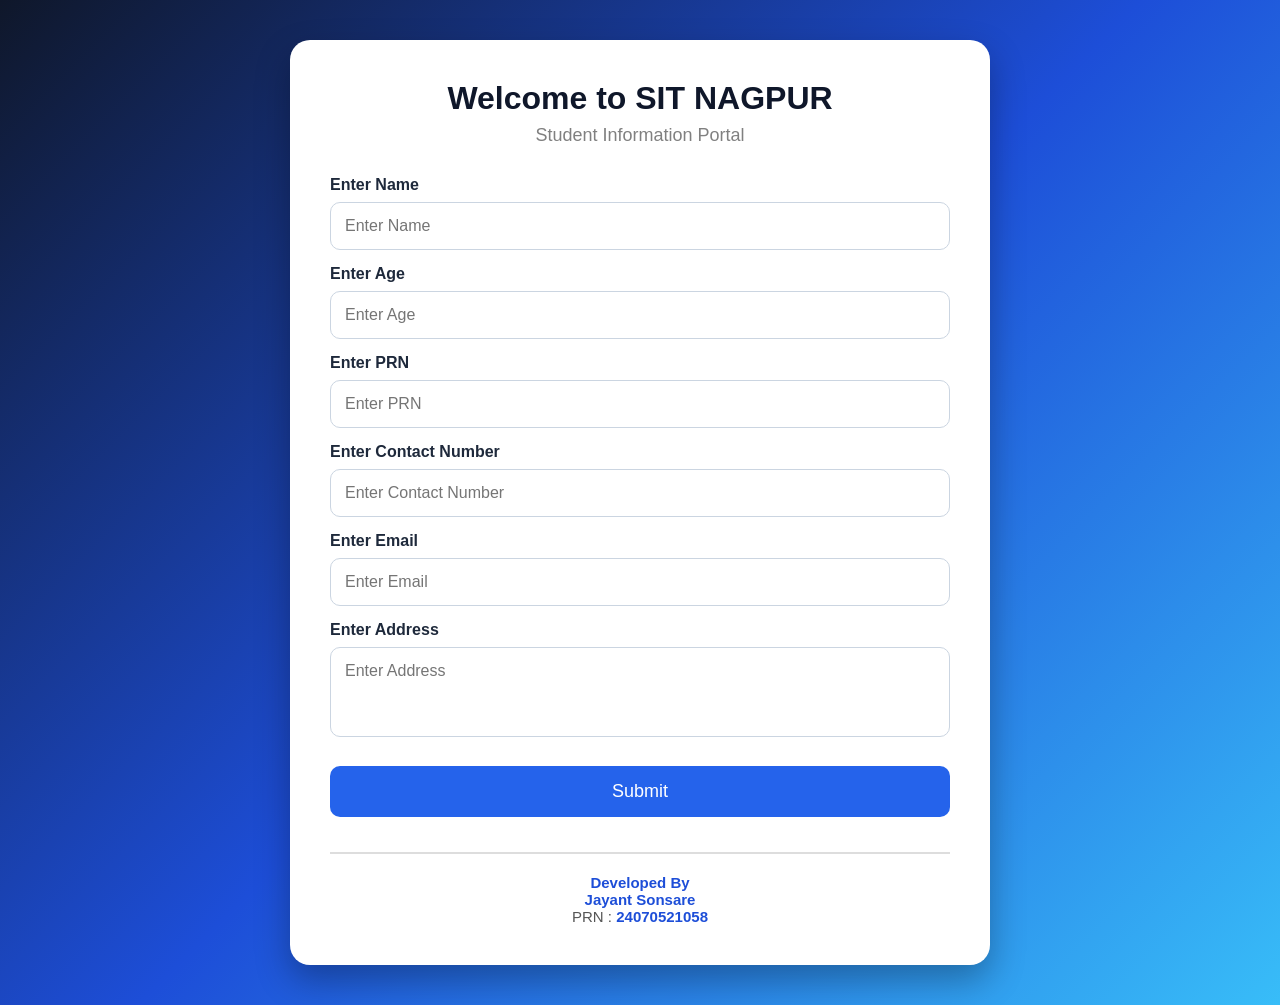
<file: EXP1/index.html>
﻿<!DOCTYPE html>
<html lang="en">
<head>
<meta charset="UTF-8">
<meta name="viewport" content="width=device-width, initial-scale=1.0">
<title>SIT NAGPUR | Student Registration</title>

<style>

*{
    margin:0;
    padding:0;
    box-sizing:border-box;
    font-family:Segoe UI,Arial,sans-serif;
}

body{
    background:linear-gradient(135deg,#0f172a,#1d4ed8,#38bdf8);
    min-height:100vh;
    display:flex;
    justify-content:center;
    align-items:center;
    padding:40px;
}

.container{
    width:700px;
    background:white;
    border-radius:20px;
    padding:40px;
    box-shadow:0 15px 35px rgba(0,0,0,.3);
}

h1{
    text-align:center;
    color:#0f172a;
    margin-bottom:8px;
}

.subtitle{
    text-align:center;
    color:gray;
    margin-bottom:30px;
    font-size:18px;
}

label{
    display:block;
    margin-top:15px;
    margin-bottom:8px;
    font-weight:bold;
    color:#1e293b;
}

input,
textarea{
    width:100%;
    padding:14px;
    border:1px solid #cbd5e1;
    border-radius:10px;
    font-size:16px;
    transition:.3s;
}

textarea{
    resize:none;
    height:90px;
}

input:focus,
textarea:focus{
    outline:none;
    border-color:#2563eb;
    box-shadow:0 0 10px rgba(37,99,235,.4);
}

button{
    width:100%;
    padding:15px;
    margin-top:25px;
    background:#2563eb;
    color:white;
    font-size:18px;
    border:none;
    border-radius:10px;
    cursor:pointer;
    transition:.3s;
}

button:hover{
    background:#1e40af;
    transform:scale(1.02);
}

table{
    width:100%;
    margin-top:30px;
    border-collapse:collapse;
}

table,th,td{
    border:1px solid #d1d5db;
}

th{
    background:#2563eb;
    color:white;
    padding:12px;
}

td{
    padding:12px;
}

tr:nth-child(even){
    background:#f8fafc;
}

.footer{
    margin-top:35px;
    text-align:center;
    border-top:2px solid #ddd;
    padding-top:20px;
    color:#555;
    font-size:15px;
}

.footer b{
    color:#1d4ed8;
}

</style>
</head>

<body>

<div class="container">

<h1>Welcome to SIT NAGPUR</h1>

<p class="subtitle">Student Information Portal</p>

<label>Enter Name</label>
<input type="text" id="name" placeholder="Enter Name">

<label>Enter Age</label>
<input type="number" id="age" placeholder="Enter Age">

<label>Enter PRN</label>
<input type="text" id="prn" placeholder="Enter PRN">

<label>Enter Contact Number</label>
<input type="text" id="contact" placeholder="Enter Contact Number">

<label>Enter Email</label>
<input type="email" id="email" placeholder="Enter Email">

<label>Enter Address</label>
<textarea id="address" placeholder="Enter Address"></textarea>

<button onclick="submitForm()">Submit</button>

<table id="result" style="display:none;">

<tr>
<th>Field</th>
<th>Information</th>
</tr>

<tr>
<td>Name</td>
<td id="rname"></td>
</tr>

<tr>
<td>Age</td>
<td id="rage"></td>
</tr>

<tr>
<td>PRN</td>
<td id="rprn"></td>
</tr>

<tr>
<td>Contact Number</td>
<td id="rcontact"></td>
</tr>

<tr>
<td>Email</td>
<td id="remail"></td>
</tr>

<tr>
<td>Address</td>
<td id="raddress"></td>
</tr>

</table>

<div class="footer">
    <p><b>Developed By</b></p>
    <p><b>Jayant Sonsare</b></p>
    <p>PRN : <b>24070521058</b></p>
</div>

</div>

<script src="script.js"></script>

</body>
</html>
</file>
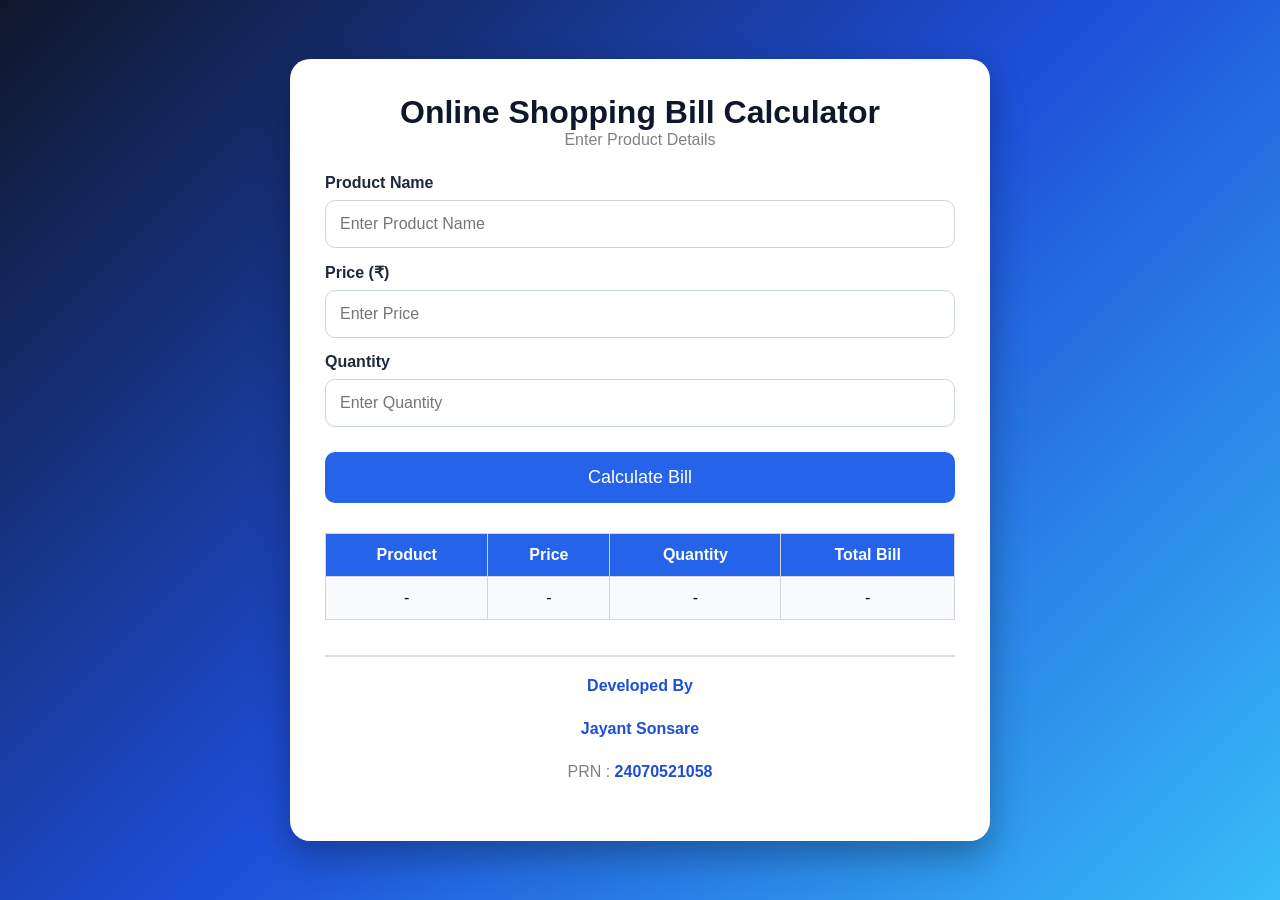
<file: EXP2/index.html>
﻿<!DOCTYPE html>
<html>
<head>
    <title>Online Shopping Bill Calculator</title>

    <style>

        *{
            margin:0;
            padding:0;
            box-sizing:border-box;
            font-family:Segoe UI, Arial, sans-serif;
        }

        body{
            background:linear-gradient(135deg,#0f172a,#1d4ed8,#38bdf8);
            min-height:100vh;
            display:flex;
            justify-content:center;
            align-items:center;
            padding:30px;
        }

        .container{
            width:700px;
            background:#fff;
            border-radius:20px;
            padding:35px;
            box-shadow:0 15px 35px rgba(0,0,0,.3);
        }

        h1{
            text-align:center;
            color:#0f172a;
        }

        p{
            text-align:center;
            color:gray;
            margin-bottom:25px;
        }

        label{
            display:block;
            margin-top:15px;
            margin-bottom:8px;
            font-weight:bold;
            color:#1e293b;
        }

        input{
            width:100%;
            padding:14px;
            border:1px solid #cbd5e1;
            border-radius:10px;
            font-size:16px;
        }

        input:focus{
            outline:none;
            border-color:#2563eb;
            box-shadow:0 0 8px rgba(37,99,235,.4);
        }

        button{
            width:100%;
            padding:15px;
            margin-top:25px;
            background:#2563eb;
            color:white;
            border:none;
            border-radius:10px;
            font-size:18px;
            cursor:pointer;
        }

        button:hover{
            background:#1d4ed8;
        }

        table{
            width:100%;
            border-collapse:collapse;
            margin-top:30px;
        }

        table,th,td{
            border:1px solid #d1d5db;
        }

        th{
            background:#2563eb;
            color:white;
            padding:12px;
        }

        td{
            padding:12px;
            text-align:center;
        }

        tr:nth-child(even){
            background:#f8fafc;
        }

        .footer{
            margin-top:35px;
            text-align:center;
            border-top:2px solid #ddd;
            padding-top:20px;
            color:#555;
        }

        .footer b{
            color:#1d4ed8;
        }

    </style>

</head>

<body>

<div class="container">

<h1>Online Shopping Bill Calculator</h1>

<p>Enter Product Details</p>

<label>Product Name</label>
<input type="text" id="product" placeholder="Enter Product Name">

<label>Price (₹)</label>
<input type="number" id="price" placeholder="Enter Price">

<label>Quantity</label>
<input type="number" id="quantity" placeholder="Enter Quantity">

<button onclick="calculateBill()">Calculate Bill</button>

<table id="billTable">

<tr>
<th>Product</th>
<th>Price</th>
<th>Quantity</th>
<th>Total Bill</th>
</tr>

<tr>
<td id="pName">-</td>
<td id="pPrice">-</td>
<td id="pQty">-</td>
<td id="totalBill">-</td>
</tr>

</table>

<div class="footer">
    <p><b>Developed By</b></p>
    <p><b>Jayant Sonsare</b></p>
    <p>PRN : <b>24070521058</b></p>
</div>

</div>

<script src="script.js"></script>

</body>
</html>
</file>
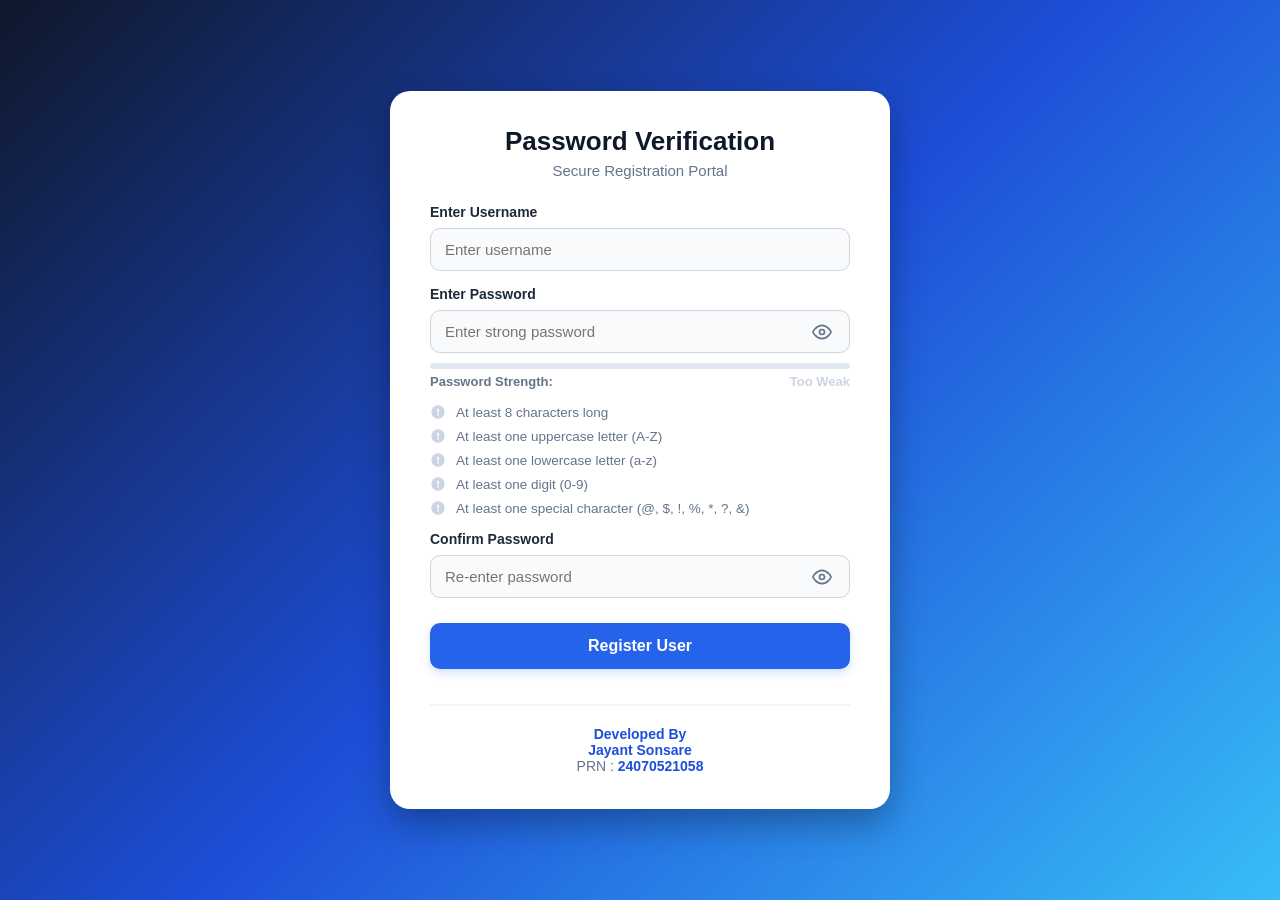
<file: EXP3/index.html>
﻿<!DOCTYPE html>
<html lang="en">
<head>
    <meta charset="UTF-8">
    <meta name="viewport" content="width=device-width, initial-scale=1.0">
    <title>SIT NAGPUR | Password Verification</title>
    <style>
        * {
            margin: 0;
            padding: 0;
            box-sizing: border-box;
            font-family: 'Segoe UI', Tahoma, Geneva, Verdana, sans-serif;
        }

        body {
            background: linear-gradient(135deg, #0f172a, #1d4ed8, #38bdf8);
            min-height: 100vh;
            display: flex;
            justify-content: center;
            align-items: center;
            padding: 30px;
        }

        .container {
            width: 500px;
            background: #ffffff;
            border-radius: 20px;
            padding: 35px 40px;
            box-shadow: 0 15px 35px rgba(0, 0, 0, 0.3);
            transition: transform 0.3s ease;
        }

        .container:hover {
            transform: translateY(-2px);
        }

        h1 {
            text-align: center;
            color: #0f172a;
            font-size: 26px;
            margin-bottom: 5px;
        }

        .subtitle {
            text-align: center;
            color: #64748b;
            font-size: 15px;
            margin-bottom: 25px;
        }

        label {
            display: block;
            margin-top: 15px;
            margin-bottom: 8px;
            font-weight: 600;
            color: #1e293b;
            font-size: 14px;
        }

        .input-wrapper {
            position: relative;
            display: flex;
            align-items: center;
        }

        input {
            width: 100%;
            padding: 12px 45px 12px 14px;
            border: 1.5px solid #cbd5e1;
            border-radius: 10px;
            font-size: 15px;
            outline: none;
            transition: all 0.3s ease;
            background: #f8fafc;
        }

        input:focus {
            border-color: #2563eb;
            box-shadow: 0 0 0 3px rgba(37, 99, 235, 0.15);
            background: #ffffff;
        }

        .toggle-btn {
            position: absolute;
            right: 14px;
            background: none;
            border: none;
            cursor: pointer;
            color: #64748b;
            display: flex;
            align-items: center;
            justify-content: center;
            padding: 4px;
            border-radius: 50%;
            transition: background-color 0.2s, color 0.2s;
        }

        .toggle-btn:hover {
            background-color: #f1f5f9;
            color: #1e293b;
        }

        .toggle-btn svg {
            width: 20px;
            height: 20px;
        }

        /* Strength Meter CSS */
        .strength-meter {
            margin-top: 10px;
        }

        .strength-bar-container {
            height: 6px;
            background-color: #e2e8f0;
            border-radius: 3px;
            overflow: hidden;
            display: flex;
            gap: 2px;
        }

        .strength-segment {
            flex: 1;
            height: 100%;
            background-color: transparent;
            transition: background-color 0.3s ease;
        }

        .strength-text {
            display: flex;
            justify-content: space-between;
            align-items: center;
            font-size: 13px;
            font-weight: 600;
            margin-top: 5px;
            color: #64748b;
        }

        .strength-label span {
            transition: color 0.3s ease;
        }

        /* Password Rules Validation Checklist */
        .rules-list {
            margin-top: 15px;
            list-style: none;
            padding: 0;
        }

        .rule-item {
            display: flex;
            align-items: center;
            gap: 10px;
            font-size: 13.5px;
            color: #64748b;
            margin-bottom: 8px;
            transition: color 0.3s ease;
        }

        .rule-item svg {
            width: 16px;
            height: 16px;
            flex-shrink: 0;
            transition: transform 0.2s ease, fill 0.3s ease;
        }

        .rule-item.valid {
            color: #10b981;
            font-weight: 500;
        }

        .rule-item.valid svg {
            fill: #10b981;
            transform: scale(1.1);
        }

        .rule-item.invalid {
            color: #64748b;
        }

        .rule-item.invalid svg {
            fill: #cbd5e1;
        }

        /* Confirm Password Verification Feedback */
        .feedback-message {
            font-size: 13px;
            margin-top: 6px;
            font-weight: 500;
            display: none;
            align-items: center;
            gap: 6px;
        }

        .feedback-message.match {
            color: #10b981;
            display: flex;
        }

        .feedback-message.mismatch {
            color: #ef4444;
            display: flex;
        }

        button.submit-btn {
            width: 100%;
            padding: 14px;
            margin-top: 25px;
            background: #2563eb;
            color: white;
            border: none;
            border-radius: 10px;
            font-size: 16px;
            font-weight: bold;
            cursor: pointer;
            transition: all 0.3s ease;
            box-shadow: 0 4px 10px rgba(37, 99, 235, 0.2);
        }

        button.submit-btn:hover {
            background: #1d4ed8;
            box-shadow: 0 6px 15px rgba(29, 78, 216, 0.3);
            transform: translateY(-1px);
        }

        button.submit-btn:active {
            transform: translateY(1px);
        }

        /* Alert Notifications */
        .alert-box {
            margin-top: 20px;
            padding: 12px 16px;
            border-radius: 10px;
            text-align: center;
            font-size: 14px;
            font-weight: 600;
            display: none;
            animation: fadeIn 0.3s ease;
        }

        @keyframes fadeIn {
            from { opacity: 0; transform: translateY(-5px); }
            to { opacity: 1; transform: translateY(0); }
        }

        .alert-success {
            background-color: #ecfdf5;
            color: #065f46;
            border: 1px solid #a7f3d0;
        }

        .alert-error {
            background-color: #fef2f2;
            color: #991b1b;
            border: 1px solid #fecaca;
        }

        .footer {
            margin-top: 35px;
            text-align: center;
            border-top: 2px solid #f1f5f9;
            padding-top: 20px;
            color: #64748b;
            font-size: 14px;
        }

        .footer b {
            color: #1d4ed8;
        }
    </style>
</head>
<body>

<div class="container">
    <h1>Password Verification</h1>
    <p class="subtitle">Secure Registration Portal</p>

    <form id="verificationForm" onsubmit="return handleFormSubmit(event)">
        
        <label for="username">Enter Username</label>
        <div class="input-wrapper">
            <input type="text" id="username" placeholder="Enter username" required autocomplete="username">
        </div>

        <label for="password">Enter Password</label>
        <div class="input-wrapper">
            <input type="password" id="password" placeholder="Enter strong password" required autocomplete="new-password">
            <button type="button" class="toggle-btn" id="togglePasswordBtn" title="Toggle password visibility">
                <!-- Eye Icon (default visible) -->
                <svg id="eyeOpenIcon" viewBox="0 0 24 24" fill="none" stroke="currentColor" stroke-width="2" stroke-linecap="round" stroke-linejoin="round">
                    <path d="M1 12s4-8 11-8 11 8 11 8-4 8-11 8-11-8-11-8z"></path>
                    <circle cx="12" cy="12" r="3"></circle>
                </svg>
                <!-- Eye Off Icon (hidden initially) -->
                <svg id="eyeClosedIcon" viewBox="0 0 24 24" fill="none" stroke="currentColor" stroke-width="2" stroke-linecap="round" stroke-linejoin="round" style="display:none;">
                    <path d="M17.94 17.94A10.07 10.07 0 0 1 12 20c-7 0-11-8-11-8a18.45 18.45 0 0 1 5.06-5.94M9.9 4.24A9.12 9.12 0 0 1 12 4c7 0 11 8 11 8a18.5 18.5 0 0 1-2.16 3.19m-6.72-1.07a3 3 0 1 1-4.24-4.24"></path>
                    <line x1="1" y1="1" x2="23" y2="23"></line>
                </svg>
            </button>
        </div>

        <!-- Password Strength Meter -->
        <div class="strength-meter">
            <div class="strength-bar-container">
                <div class="strength-segment" id="strengthSeg1"></div>
                <div class="strength-segment" id="strengthSeg2"></div>
                <div class="strength-segment" id="strengthSeg3"></div>
            </div>
            <div class="strength-text">
                <span>Password Strength:</span>
                <span class="strength-label" id="strengthLabel"><span style="color: #cbd5e1;">Too Weak</span></span>
            </div>
        </div>

        <!-- Real-time validation checklist -->
        <ul class="rules-list">
            <li class="rule-item invalid" id="ruleLength">
                <svg viewBox="0 0 24 24">
                    <circle cx="12" cy="12" r="10"></circle>
                    <path d="M12 8v4M12 16h.01" stroke="#fff" stroke-width="2" stroke-linecap="round"></path>
                </svg>
                At least 8 characters long
            </li>
            <li class="rule-item invalid" id="ruleUppercase">
                <svg viewBox="0 0 24 24">
                    <circle cx="12" cy="12" r="10"></circle>
                    <path d="M12 8v4M12 16h.01" stroke="#fff" stroke-width="2" stroke-linecap="round"></path>
                </svg>
                At least one uppercase letter (A-Z)
            </li>
            <li class="rule-item invalid" id="ruleLowercase">
                <svg viewBox="0 0 24 24">
                    <circle cx="12" cy="12" r="10"></circle>
                    <path d="M12 8v4M12 16h.01" stroke="#fff" stroke-width="2" stroke-linecap="round"></path>
                </svg>
                At least one lowercase letter (a-z)
            </li>
            <li class="rule-item invalid" id="ruleNumber">
                <svg viewBox="0 0 24 24">
                    <circle cx="12" cy="12" r="10"></circle>
                    <path d="M12 8v4M12 16h.01" stroke="#fff" stroke-width="2" stroke-linecap="round"></path>
                </svg>
                At least one digit (0-9)
            </li>
            <li class="rule-item invalid" id="ruleSpecial">
                <svg viewBox="0 0 24 24">
                    <circle cx="12" cy="12" r="10"></circle>
                    <path d="M12 8v4M12 16h.01" stroke="#fff" stroke-width="2" stroke-linecap="round"></path>
                </svg>
                At least one special character (@, $, !, %, *, ?, &)
            </li>
        </ul>

        <label for="confirmPassword">Confirm Password</label>
        <div class="input-wrapper">
            <input type="password" id="confirmPassword" placeholder="Re-enter password" required autocomplete="new-password">
            <button type="button" class="toggle-btn" id="toggleConfirmPasswordBtn" title="Toggle password visibility">
                <!-- Eye Icon (default visible) -->
                <svg id="confirmEyeOpenIcon" viewBox="0 0 24 24" fill="none" stroke="currentColor" stroke-width="2" stroke-linecap="round" stroke-linejoin="round">
                    <path d="M1 12s4-8 11-8 11 8 11 8-4 8-11 8-11-8-11-8z"></path>
                    <circle cx="12" cy="12" r="3"></circle>
                </svg>
                <!-- Eye Off Icon (hidden initially) -->
                <svg id="confirmEyeClosedIcon" viewBox="0 0 24 24" fill="none" stroke="currentColor" stroke-width="2" stroke-linecap="round" stroke-linejoin="round" style="display:none;">
                    <path d="M17.94 17.94A10.07 10.07 0 0 1 12 20c-7 0-11-8-11-8a18.45 18.45 0 0 1 5.06-5.94M9.9 4.24A9.12 9.12 0 0 1 12 4c7 0 11 8 11 8a18.5 18.5 0 0 1-2.16 3.19m-6.72-1.07a3 3 0 1 1-4.24-4.24"></path>
                    <line x1="1" y1="1" x2="23" y2="23"></line>
                </svg>
            </button>
        </div>

        <!-- Confirm Password Feedback -->
        <div id="confirmFeedback" class="feedback-message"></div>

        <button type="submit" class="submit-btn">Register User</button>
    </form>

    <!-- Submission feedback alert container -->
    <div id="alertBox" class="alert-box"></div>

    <div class="footer">
        <p><b>Developed By</b></p>
        <p><b>Jayant Sonsare</b></p>
        <p>PRN : <b>24070521058</b></p>
    </div>
</div>

<script src="script.js"></script>
</body>
</html>
</file>
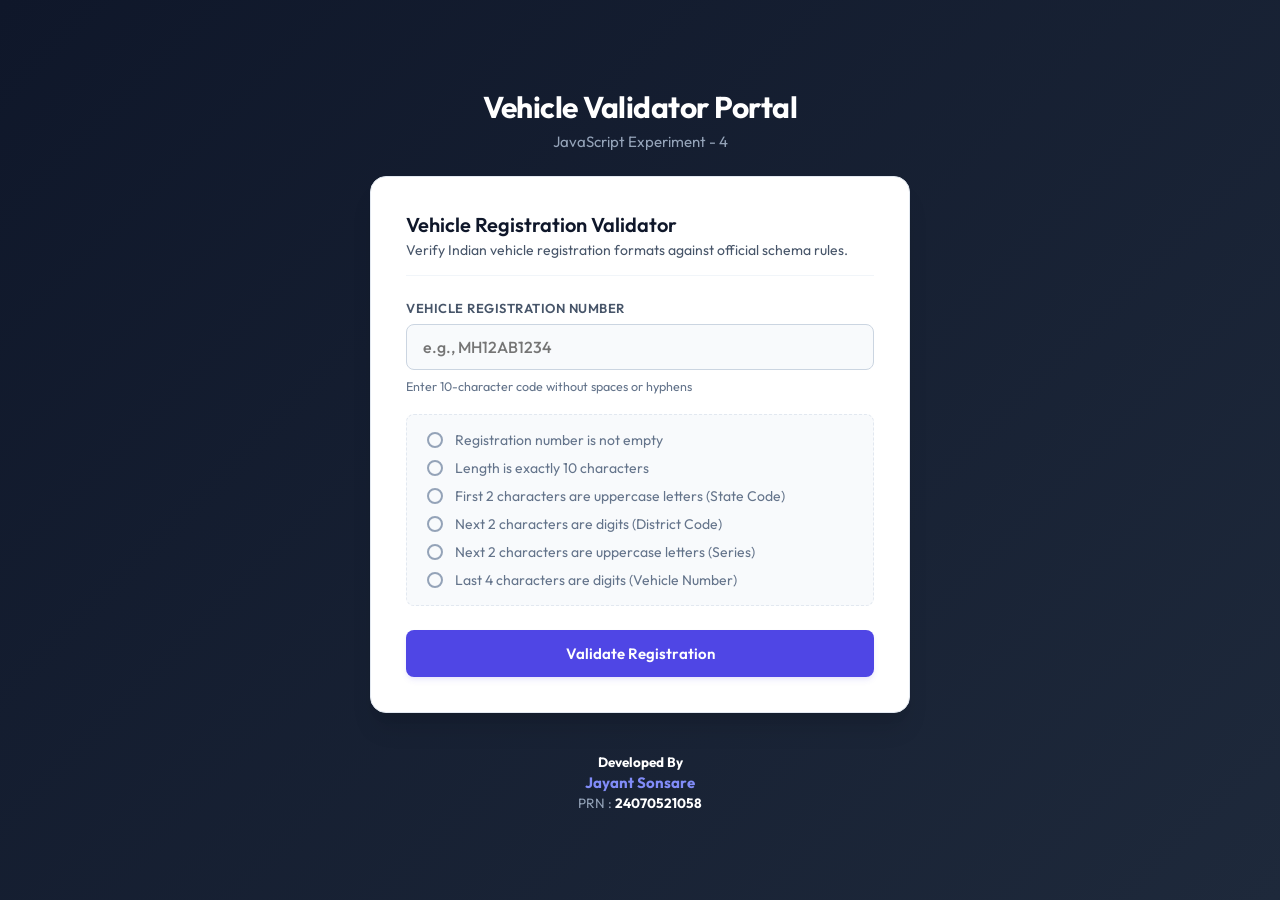
<file: EXP4/index.html>
﻿<!DOCTYPE html>
<html lang="en">
<head>
    <meta charset="UTF-8">
    <meta name="viewport" content="width=device-width, initial-scale=1.0">
    <title>SIT NAGPUR | Vehicle Validator</title>
    <!-- Outfit Google Font -->
    <link href="https://fonts.googleapis.com/css2?family=Outfit:wght@300;400;500;600;700&display=swap" rel="stylesheet">
    <link rel="stylesheet" href="style.css">
</head>
<body>

<div class="app-container">
    <header class="app-header">
        <h1>Vehicle Validator Portal</h1>
        <p class="subtitle">JavaScript Experiment - 4</p>
    </header>

    <!-- Main Content Card -->
    <main class="main-content">
        <div class="card">
            <div class="card-header">
                <h2>Vehicle Registration Validator</h2>
                <p class="card-desc">Verify Indian vehicle registration formats against official schema rules.</p>
            </div>

            <div class="form-group">
                <label for="vehicleInput">Vehicle Registration Number</label>
                <input type="text" id="vehicleInput" placeholder="e.g., MH12AB1234" maxlength="12">
                <span class="helper-text">Enter 10-character code without spaces or hyphens</span>
            </div>

            <!-- Rules Checklist -->
            <ul class="rules-list">
                <li class="rule-item invalid" id="ruleNotEmpty">
                    <span class="indicator"></span>
                    Registration number is not empty
                </li>
                <li class="rule-item invalid" id="ruleLength10">
                    <span class="indicator"></span>
                    Length is exactly 10 characters
                </li>
                <li class="rule-item invalid" id="ruleState">
                    <span class="indicator"></span>
                    First 2 characters are uppercase letters (State Code)
                </li>
                <li class="rule-item invalid" id="ruleDistrict">
                    <span class="indicator"></span>
                    Next 2 characters are digits (District Code)
                </li>
                <li class="rule-item invalid" id="ruleSeries">
                    <span class="indicator"></span>
                    Next 2 characters are uppercase letters (Series)
                </li>
                <li class="rule-item invalid" id="ruleNumber">
                    <span class="indicator"></span>
                    Last 4 characters are digits (Vehicle Number)
                </li>
            </ul>

            <button class="action-btn" onclick="validateVehicleForm()">Validate Registration</button>

            <!-- Feedback Banner -->
            <div id="vehicleFeedback" class="feedback-banner"></div>

            <!-- Parsed details display -->
            <div id="plateDetails" class="details-panel" style="display: none;">
                <h3>Parsed Registration Details</h3>
                <div class="details-grid">
                    <div class="detail-tile">
                        <span class="tile-label">State Code</span>
                        <span class="tile-val" id="detailState">-</span>
                    </div>
                    <div class="detail-tile">
                        <span class="tile-label">District Code</span>
                        <span class="tile-val" id="detailDistrict">-</span>
                    </div>
                    <div class="detail-tile">
                        <span class="tile-label">Series Code</span>
                        <span class="tile-val" id="detailSeries">-</span>
                    </div>
                    <div class="detail-tile">
                        <span class="tile-label">Vehicle ID</span>
                        <span class="tile-val" id="detailId">-</span>
                    </div>
                </div>
            </div>
        </div>
    </main>

    <footer class="app-footer-brand">
        <p><b>Developed By</b></p>
        <p class="developer-name">Jayant Sonsare</p>
        <p>PRN : <b>24070521058</b></p>
    </footer>
</div>

<script src="script.js"></script>
</body>
</html>
</file>
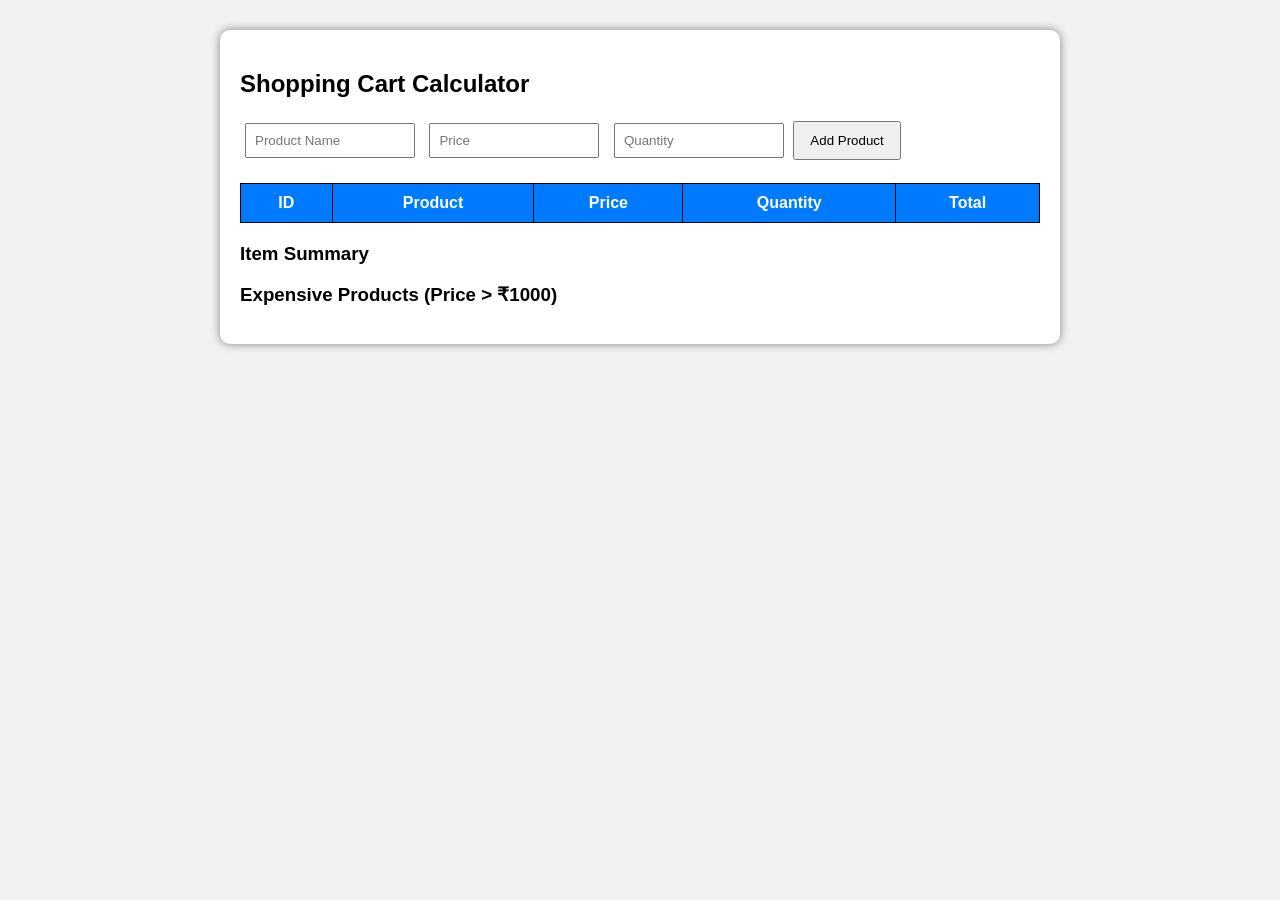
<file: EXP5/index.html>
<!DOCTYPE html>
<html>
<head>
    <meta charset="UTF-8">
    <title>Shopping Cart Calculator</title>

    <style>
        body {
            font-family: Arial;
            background: #f2f2f2;
        }

        .container {
            width: 800px;
            margin: 30px auto;
            background: white;
            padding: 20px;
            border-radius: 10px;
            box-shadow: 0 0 10px gray;
        }

        input {
            padding: 8px;
            width: 150px;
            margin: 5px;
        }

        button {
            padding: 10px 15px;
            cursor: pointer;
        }

        table {
            width: 100%;
            border-collapse: collapse;
            margin-top: 20px;
        }

        table, th, td {
            border: 1px solid black;
        }

        th {
            background: #007BFF;
            color: white;
        }

        th, td {
            padding: 10px;
            text-align: center;
        }

        .result {
            margin-top: 20px;
            font-size: 18px;
        }
    </style>
</head>

<body>

    <div class="container">
        <h2>Shopping Cart Calculator</h2>

        <input type="text" id="name" placeholder="Product Name">
        <input type="number" id="price" placeholder="Price">
        <input type="number" id="qty" placeholder="Quantity">

        <button onclick="addProduct()">Add Product</button>

        <table id="cartTable">
            <tr>
                <th>ID</th>
                <th>Product</th>
                <th>Price</th>
                <th>Quantity</th>
                <th>Total</th>
            </tr>
        </table>

        <div class="result" id="result"></div>

        <h3>Item Summary</h3>
        <ul id="summary"></ul>

        <h3>Expensive Products (Price &gt; ₹1000)</h3>
        <ul id="expensive"></ul>
    </div>

    <script>
        // Array to store cart products
        let cart = [];

        function addProduct() {

            let name = document.getElementById("name").value;
            let price = parseFloat(document.getElementById("price").value);
            let qty = parseInt(document.getElementById("qty").value);

            // Input validation
            if (name === "" || isNaN(price) || isNaN(qty)) {
                alert("Please enter all fields");
                return;
            }

            // Create product object
            let product = {
                id: cart.length + 1,
                name: name,
                price: price,
                quantity: qty
            };

            // Add product to cart
            cart.push(product);

            // Display cart
            displayCart();

            // Clear input fields
            document.getElementById("name").value = "";
            document.getElementById("price").value = "";
            document.getElementById("qty").value = "";
        }

        function displayCart() {

            let table = document.getElementById("cartTable");

            // Display table headings
            table.innerHTML = `
                <tr>
                    <th>ID</th>
                    <th>Product</th>
                    <th>Price</th>
                    <th>Quantity</th>
                    <th>Total</th>
                </tr>
            `;

            // Display products using forEach()
            cart.forEach(function(item) {

                table.innerHTML += `
                    <tr>
                        <td>${item.id}</td>
                        <td>${item.name}</td>
                        <td>₹${item.price}</td>
                        <td>${item.quantity}</td>
                        <td>₹${item.price * item.quantity}</td>
                    </tr>
                `;
            });

            // reduce() - Calculate total amount
            let total = cart.reduce(function(sum, item) {
                return sum + (item.price * item.quantity);
            }, 0);

            // Discount Logic
            let discount = 0;

            if (total >= 50000) {
                discount = total * 0.20;
            }
            else if (total >= 20000) {
                discount = total * 0.10;
            }
            else if (total >= 5000) {
                discount = total * 0.05;
            }

            // Calculate final amount
            let finalAmount = total - discount;

            // Display result
            document.getElementById("result").innerHTML = `
                <b>Total Amount:</b> ₹${total.toFixed(2)}<br>
                <b>Discount:</b> ₹${discount.toFixed(2)}<br>
                <b>Final Amount:</b> ₹${finalAmount.toFixed(2)}
            `;

            // map() - Create item summary
            let summary = document.getElementById("summary");
            summary.innerHTML = "";

            cart.map(function(item) {

                summary.innerHTML += `
                    <li>${item.name} : ₹${item.price * item.quantity}</li>
                `;
            });

            // filter() - Find expensive products
            let expensive = document.getElementById("expensive");
            expensive.innerHTML = "";

            let exp = cart.filter(function(item) {
                return item.price > 1000;
            });

            // Display expensive products
            exp.forEach(function(item) {

                expensive.innerHTML += `
                    <li>${item.name}</li>
                `;
            });
        }
    </script>

</body>
</html>
</file>
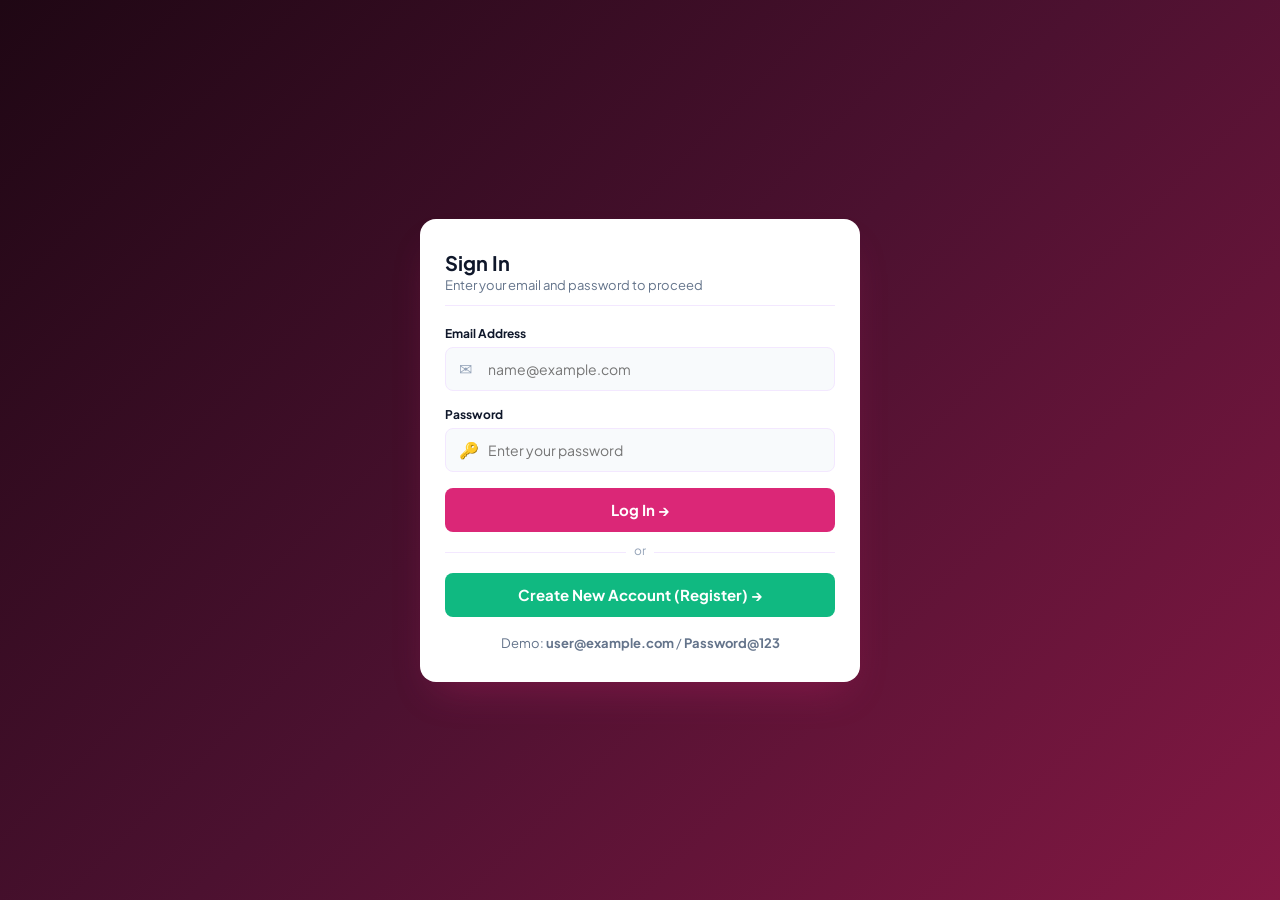
<file: EXP6/index.html>
<!DOCTYPE html>
<html lang="en">
<head>
  <meta charset="UTF-8">
  <meta name="viewport" content="width=device-width, initial-scale=1.0">
  <title>Login – Authentication Portal (EXP 6)</title>
  <link rel="stylesheet" href="style.css">
</head>
<body>

  <main class="auth-container">


    <!-- Login Card -->
    <div class="auth-card" id="loginCard">
      <div class="card-header">
        <h2 class="card-title">Sign In</h2>
        <p class="card-desc">Enter your email and password to proceed</p>
      </div>

      <form id="loginForm" novalidate>
        <div class="form-group">
          <label for="loginEmail" class="form-label">Email Address</label>
          <div class="input-wrap">
            <span class="input-icon">&#9993;</span>
            <input type="email" id="loginEmail" class="input-control" placeholder="name@example.com" required autocomplete="email">
          </div>
        </div>

        <div class="form-group">
          <label for="loginPassword" class="form-label">Password</label>
          <div class="input-wrap">
            <span class="input-icon">&#128273;</span>
            <input type="password" id="loginPassword" class="input-control" placeholder="Enter your password" required autocomplete="current-password">
          </div>
          <span id="loginError" class="error-text"></span>
        </div>

        <button type="submit" class="btn-submit">Log In &rarr;</button>

        <div class="divider"></div>

        <!-- Redirect to Registration Webpage -->
        <a href="register.html" class="btn-submit btn-green">
          Create New Account (Register) &rarr;
        </a>

        <div class="footer-link">
          Demo: <strong>user@example.com</strong> / <strong>Password@123</strong>
        </div>
      </form>
    </div>

    <!-- Logged In Success Screen -->
    <div class="auth-card" id="dashboardCard" style="display: none;">
      <div class="success-box">
        <div class="success-icon">&#10004;</div>
        <h2 class="card-title">Login Successful!</h2>
        <p class="card-desc">Welcome back to your verified profile.</p>

        <div class="profile-card">
          <div class="profile-row">
            <span class="profile-lbl">Name:</span>
            <span id="dashName" class="profile-val">Demo User</span>
          </div>
          <div class="profile-row">
            <span class="profile-lbl">Verified Email:</span>
            <span id="dashEmail" class="profile-val" style="color: var(--primary);">user@example.com</span>
          </div>
          <div class="profile-row">
            <span class="profile-lbl">Status:</span>
            <span class="profile-val" style="color: var(--success);">&#10004; Active & Verified</span>
          </div>
        </div>

        <button type="button" id="btnLogout" class="btn-submit btn-secondary">Log Out</button>
      </div>
    </div>
  </main>

  <script src="script.js"></script>
</body>
</html>
</file>
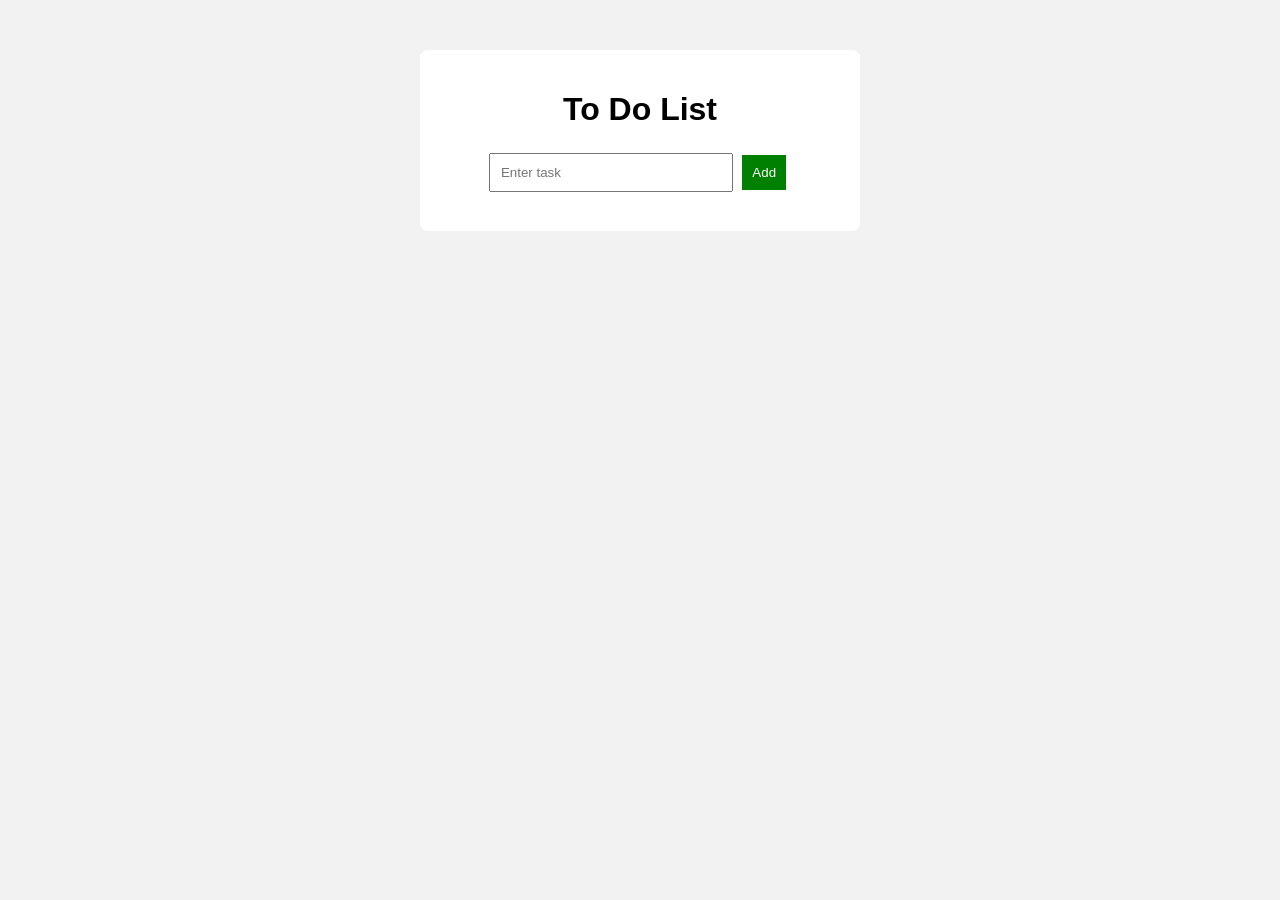
<file: EXP7/index.html>
<!DOCTYPE html>
<html>
<head>
    <title>To Do List</title>

    <style>
        body {
            font-family: Arial;
            background: #f2f2f2;
            text-align: center;
        }

        .container {
            width: 400px;
            margin: 50px auto;
            background: white;
            padding: 20px;
            border-radius: 8px;
        }

        input {
            padding: 10px;
            width: 220px;
        }

        button {
            padding: 10px;
            margin: 5px;
            border: none;
            cursor: pointer;
        }

        #addBtn {
            background: green;
            color: white;
        }

        .edit {
            background: orange;
        }

        .delete {
            background: red;
            color: white;
        }

        li {
            list-style: none;
            margin: 10px 0;
            padding: 10px;
            background: #eee;
            display: flex;
            justify-content: space-between;
            align-items: center;
        }
    </style>
</head>

<body>

    <div class="container">

        <h1>To Do List</h1>

        <input type="text" id="taskInput" placeholder="Enter task">
        <button id="addBtn">Add</button>

        <ul id="taskList"></ul>

    </div>

    <script>

        let input = document.getElementById("taskInput");
        let addBtn = document.getElementById("addBtn");
        let taskList = document.getElementById("taskList");

        addBtn.addEventListener("click", function() {

            let task = input.value;

            if (task == "") {
                alert("Enter a task");
                return;
            }


            let li = document.createElement("li");
            let span = document.createElement("span");
            let editBtn = document.createElement("button");
            let deleteBtn = document.createElement("button");

                      span.innerText = task;

            editBtn.innerText = "Edit";
            editBtn.className = "edit";

            deleteBtn.innerText = "Delete";
            deleteBtn.className = "delete";


            editBtn.addEventListener("click", function() {

                let newTask = prompt("Edit task:", span.innerText);

                if (newTask != null && newTask != "") {
                    span.innerText = newTask;
                }

            });


            deleteBtn.addEventListener("click", function() {
                li.remove();
            });


            li.appendChild(span);
            li.appendChild(editBtn);
            li.appendChild(deleteBtn);

            // Add li to ul
            taskList.appendChild(li);

            // Clear input
            input.value = "";
        });

    </script>

</body>
</html>
</file>
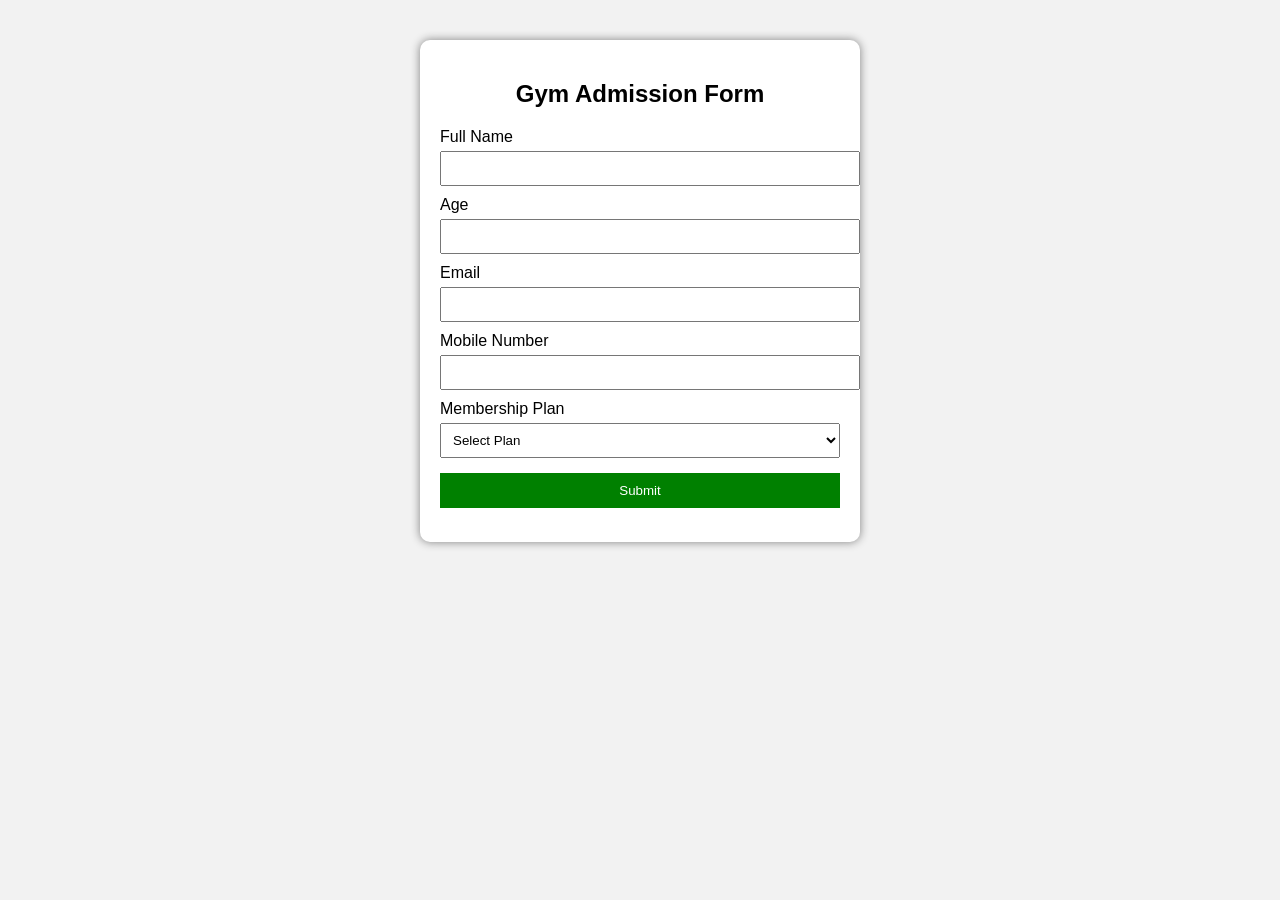
<file: EXP8/index.html>
<!DOCTYPE html>
<html>

<head>
    <title>Gym Admission Form</title>

    <style>
        body {
            font-family: Arial, sans-serif;
            background: #f2f2f2;
        }

        .container {
            width: 400px;
            margin: 40px auto;
            padding: 20px;
            background: white;
            border-radius: 10px;
            box-shadow: 0 0 10px gray;
        }

        h2 {
            text-align: center;
        }

        label {
            display: block;
            margin-top: 10px;
        }

        input,
        select {
            width: 100%;
            padding: 8px;
            margin-top: 5px;
        }

        .error {
            color: red;
            font-size: 13px;
        }

        .success {
            color: green;
            font-size: 14px;
            text-align: center;
        }

        button {
            width: 100%;
            padding: 10px;
            margin-top: 15px;
            background: green;
            color: white;
            border: none;
            cursor: pointer;
        }
    </style>
</head>

<body>

    <div class="container">

        <h2>Gym Admission Form</h2>

        <form id="gymForm">

            <label>Full Name</label>
            <input type="text" id="name">
            <span id="nameError" class="error"></span>

            <label>Age</label>
            <input type="number" id="age">
            <span id="ageError" class="error"></span>

            <label>Email</label>
            <input type="email" id="email">
            <span id="emailError" class="error"></span>

            <label>Mobile Number</label>
            <input type="text" id="mobile">
            <span id="mobileError" class="error"></span>

            <label>Membership Plan</label>

            <select id="plan">
                <option value="">Select Plan</option>
                <option>Monthly</option>
                <option>Quarterly</option>
                <option>Yearly</option>
            </select>

            <span id="planError" class="error"></span>

            <button type="submit">Submit</button>

            <p id="result" class="success"></p>

        </form>

    </div>

    <script>

        
        document.getElementById("name").addEventListener("input", function () {

            let name = this.value;

            if (/^[A-Za-z ]+$/.test(name)) {
                document.getElementById("nameError").innerHTML = "";
            }
            else {
                document.getElementById("nameError").innerHTML =
                    "Only letters allowed.";
            }

        });


       
        document.getElementById("age").addEventListener("blur", function () {

            let age = this.value;

            if (age >= 16 && age <= 60) {
                document.getElementById("ageError").innerHTML = "";
            }
            else {
                document.getElementById("ageError").innerHTML =
                    "Age must be between 16 and 60.";
            }

        });


       
        document.getElementById("email").addEventListener("input", function () {

            let email = this.value;

            let pattern = /^[^\s@]+@[^\s@]+\.[^\s@]+$/;

            if (pattern.test(email)) {
                document.getElementById("emailError").innerHTML = "";
            }
            else {
                document.getElementById("emailError").innerHTML =
                    "Invalid email.";
            }

        });


        
        document.getElementById("mobile").addEventListener("input", function () {

            let mobile = this.value;

            if (/^\d{10}$/.test(mobile)) {
                document.getElementById("mobileError").innerHTML = "";
            }
            else {
                document.getElementById("mobileError").innerHTML =
                    "Enter 10-digit mobile number.";
            }

        });


       
        document.getElementById("plan").addEventListener("change", function () {

            if (this.value == "") {
                document.getElementById("planError").innerHTML =
                    "Please select a plan.";
            }
            else {
                document.getElementById("planError").innerHTML = "";
            }

        });


    
        document.getElementById("gymForm").addEventListener("submit", function (e) {

            e.preventDefault();

            if (
                document.getElementById("nameError").innerHTML == "" &&
                document.getElementById("ageError").innerHTML == "" &&
                document.getElementById("emailError").innerHTML == "" &&
                document.getElementById("mobileError").innerHTML == "" &&
                document.getElementById("plan").value != ""
            ) {

                document.getElementById("result").innerHTML =
                    "Gym Admission Successful!";

            }
            else {

                document.getElementById("result").innerHTML = "";

                alert("Please correct the errors before submitting.");

            }

        });

    </script>

</body>

</html>
</file>
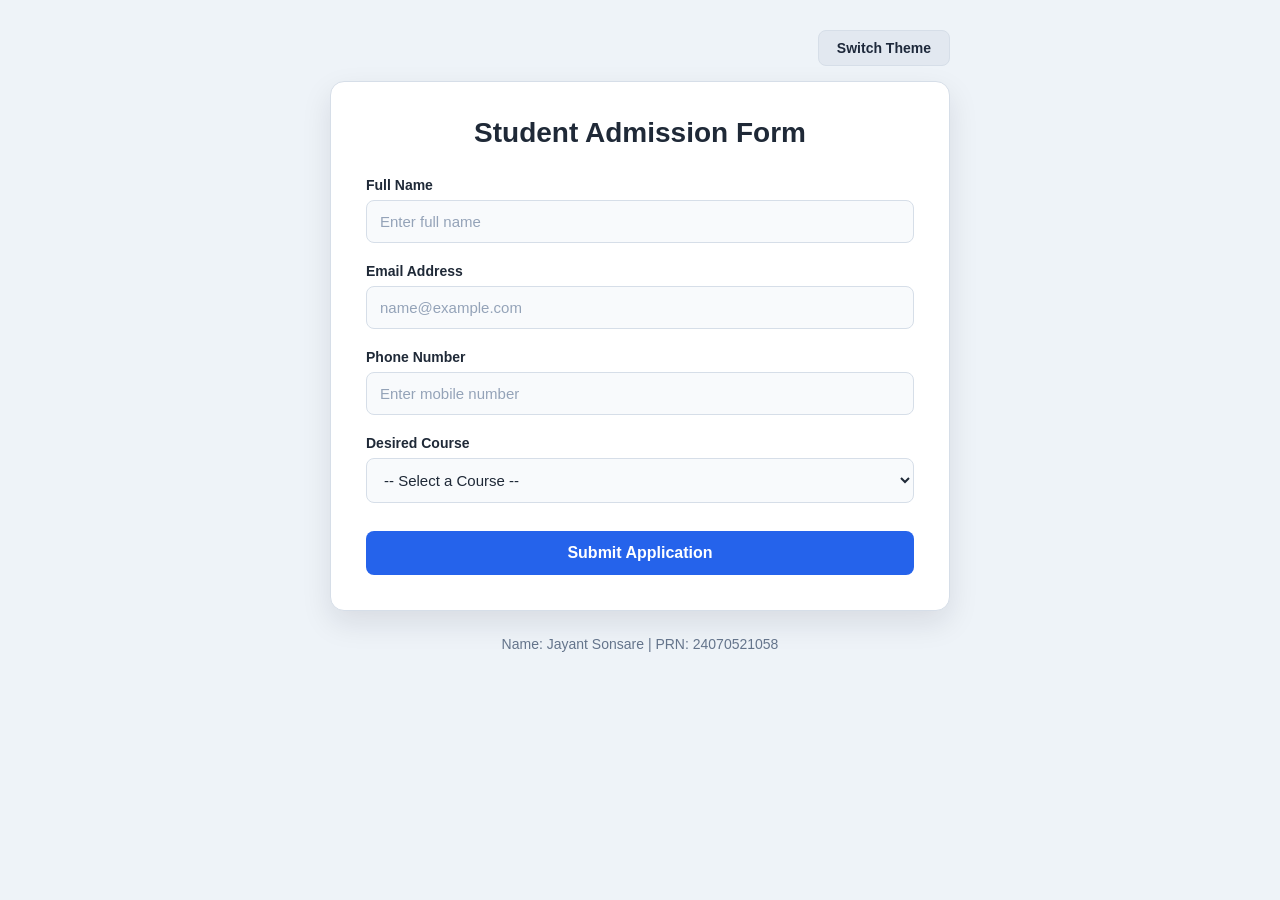
<file: EXP9/index.html>
﻿<!DOCTYPE html>
<html lang="en">
<head>
  <meta charset="UTF-8">
  <meta name="viewport" content="width=device-width, initial-scale=1.0">
  <title>Student Admission Form</title>

  <style>
    :root {
      --bg-color: #eef3f8;
      --card-bg: #ffffff;
      --text-color: #1f2937;
      --border-color: #d6dee8;
      --input-bg: #f8fafc;
      --primary-color: #2563eb;
      --primary-hover: #1d4ed8;
      --toggle-bg: #e2e8f0;
      --toggle-text: #1e293b;
      --footer-text: #64748b;
      --shadow: rgba(15, 23, 42, 0.10);
    }

    body.dark-theme {
      --bg-color: #0f172a;
      --card-bg: #1e293b;
      --text-color: #f1f5f9;
      --border-color: #475569;
      --input-bg: #273449;
      --primary-color: #3b82f6;
      --primary-hover: #2563eb;
      --toggle-bg: #334155;
      --toggle-text: #f8fafc;
      --footer-text: #94a3b8;
      --shadow: rgba(0, 0, 0, 0.30);
    }

    * {
      box-sizing: border-box;
    }

    body {
      margin: 0;
      min-height: 100vh;
      padding: 30px 20px;
      font-family: "Segoe UI", Arial, sans-serif;
      background: var(--bg-color);
      color: var(--text-color);
      display: flex;
      flex-direction: column;
      align-items: center;
      transition: 0.3s ease;
    }

    .header-actions {
      width: 100%;
      max-width: 620px;
      display: flex;
      justify-content: flex-end;
      margin-bottom: 15px;
    }

    .theme-btn {
      padding: 9px 18px;
      border: 1px solid var(--border-color);
      border-radius: 8px;
      background: var(--toggle-bg);
      color: var(--toggle-text);
      font-size: 14px;
      font-weight: 600;
      cursor: pointer;
      transition: 0.3s ease;
    }

    .theme-btn:hover {
      transform: translateY(-1px);
      opacity: 0.9;
    }

    .form-card {
      width: 100%;
      max-width: 620px;
      padding: 35px;
      background: var(--card-bg);
      border: 1px solid var(--border-color);
      border-radius: 14px;
      box-shadow: 0 12px 30px var(--shadow);
      transition: 0.3s ease;
    }

    h2 {
      margin: 0 0 28px;
      text-align: center;
      font-size: 28px;
      color: var(--text-color);
    }

    .form-group {
      margin-bottom: 20px;
    }

    label {
      display: block;
      margin-bottom: 7px;
      font-size: 14px;
      font-weight: 600;
    }

    input,
    select {
      width: 100%;
      padding: 12px 13px;
      border: 1px solid var(--border-color);
      border-radius: 8px;
      background: var(--input-bg);
      color: var(--text-color);
      font-size: 15px;
      transition: 0.25s ease;
    }

    input::placeholder {
      color: #94a3b8;
    }

    input:focus,
    select:focus {
      outline: none;
      border-color: var(--primary-color);
      box-shadow: 0 0 0 3px rgba(37, 99, 235, 0.12);
    }

    .submit-btn {
      width: 100%;
      margin-top: 8px;
      padding: 13px;
      border: none;
      border-radius: 8px;
      background: var(--primary-color);
      color: white;
      font-size: 16px;
      font-weight: 600;
      cursor: pointer;
      transition: 0.3s ease;
    }

    .submit-btn:hover {
      background: var(--primary-hover);
      transform: translateY(-1px);
    }

    footer {
      margin-top: 25px;
      text-align: center;
      color: var(--footer-text);
      font-size: 14px;
      font-weight: 500;
    }
  </style>

  <script>
    const localTheme = localStorage.getItem("theme");
    const sessionTheme = sessionStorage.getItem("theme");

    if (localTheme === "dark" || sessionTheme === "dark") {
      document.documentElement.classList.add("dark-theme");
    }
  </script>
</head>

<body>

  <div class="header-actions">
    <button class="theme-btn" id="theme-toggle">Switch Theme</button>
  </div>

  <div class="form-card">
    <h2>Student Admission Form</h2>

    <form id="admissionForm">

      <div class="form-group">
        <label for="fullName">Full Name</label>
        <input
          type="text"
          id="fullName"
          placeholder="Enter full name"
          required>
      </div>

      <div class="form-group">
        <label for="emailAddress">Email Address</label>
        <input
          type="email"
          id="emailAddress"
          placeholder="name@example.com"
          required>
      </div>

      <div class="form-group">
        <label for="phoneNumber">Phone Number</label>
        <input
          type="tel"
          id="phoneNumber"
          placeholder="Enter mobile number"
          required>
      </div>

      <div class="form-group">
        <label for="courseChoice">Desired Course</label>

        <select id="courseChoice" required>
          <option value="">-- Select a Course --</option>
          <option value="Computer Science">
            Computer Science & Engineering
          </option>
          <option value="Information Technology">
            Information Technology
          </option>
          <option value="Data Science">
            Data Science
          </option>
          <option value="Cyber Security">
            Cyber Security
          </option>
        </select>
      </div>

      <button type="submit" class="submit-btn">
        Submit Application
      </button>

    </form>
  </div>

  <footer>
    Name: Jayant Sonsare | PRN: 24070521058
  </footer>

  <script>
    if (document.documentElement.classList.contains("dark-theme")) {
      document.body.classList.add("dark-theme");
      document.documentElement.classList.remove("dark-theme");
    }

    const toggleBtn = document.getElementById("theme-toggle");

    toggleBtn.addEventListener("click", function () {
      const isDarkNow =
        document.body.classList.toggle("dark-theme");

      if (isDarkNow) {
        localStorage.setItem("theme", "dark");
        sessionStorage.removeItem("theme");
      } else {
        sessionStorage.setItem("theme", "light");
        localStorage.removeItem("theme");
      }
    });

    const form = document.getElementById("admissionForm");

    const fields = [
      "fullName",
      "emailAddress",
      "phoneNumber",
      "courseChoice"
    ];

    window.addEventListener("DOMContentLoaded", function () {
      fields.forEach(function (fieldId) {
        const savedValue =
          sessionStorage.getItem(fieldId);

        if (savedValue) {
          document.getElementById(fieldId).value =
            savedValue;
        }
      });
    });

    fields.forEach(function (fieldId) {
      const inputElement =
        document.getElementById(fieldId);

      inputElement.addEventListener("input", function () {
        sessionStorage.setItem(
          fieldId,
          inputElement.value
        );
      });
    });

    form.addEventListener("submit", function (e) {
      e.preventDefault();

      alert("Application Form Submitted Successfully!");

      fields.forEach(function (fieldId) {
        sessionStorage.removeItem(fieldId);
      });

      form.reset();
    });
  </script>

</body>
</html>
</file>
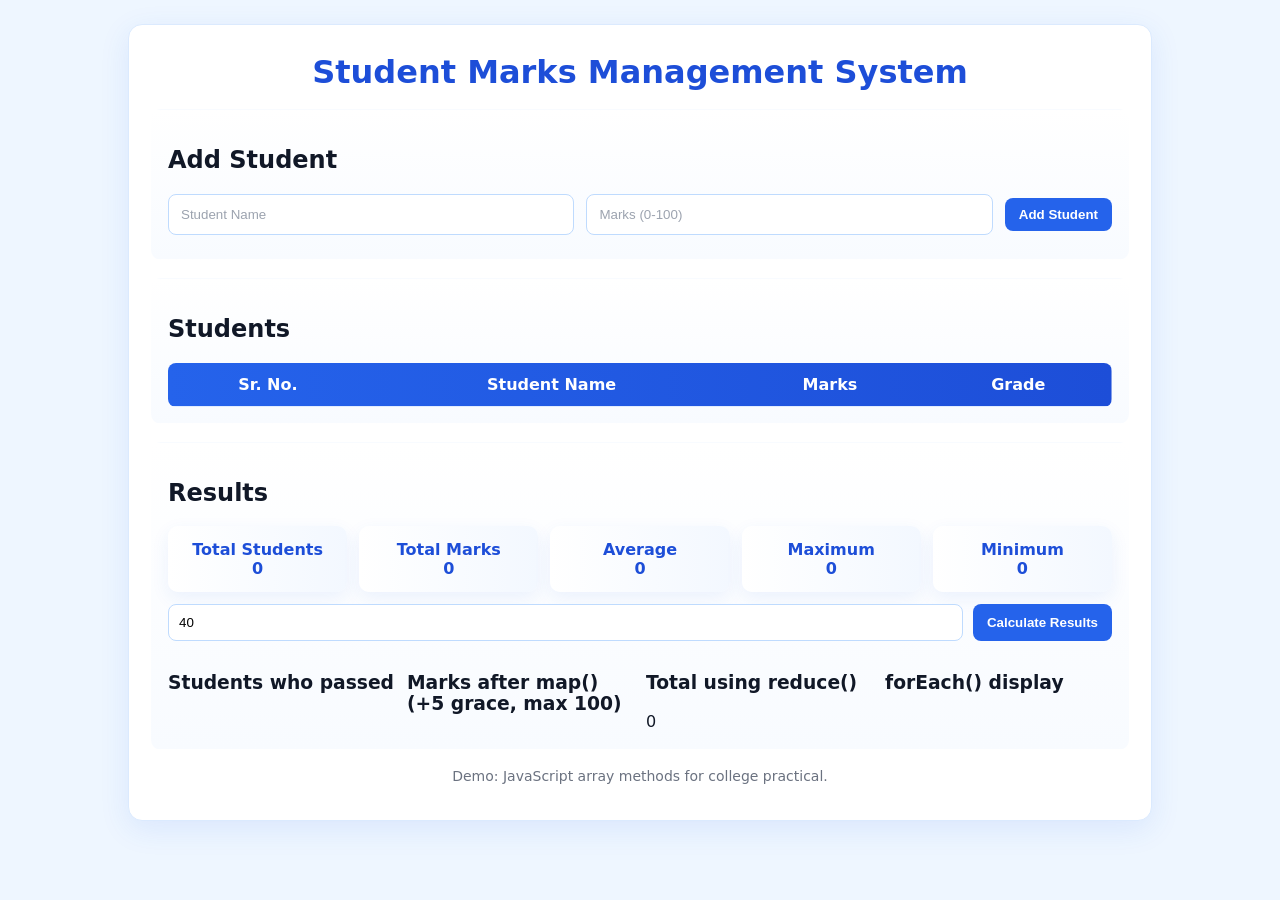
<file: EXP5/Case study/index.html>
<!DOCTYPE html>
<html lang="en">
<head>
  <meta charset="utf-8">
  <meta name="viewport" content="width=device-width,initial-scale=1">
  <title>Student Marks Management System</title>
  <link rel="stylesheet" href="style.css">
</head>
<body>
  <div class="container">
    <header>
      <h1>Student Marks Management System</h1>
    </header>

    <section class="form-card">
      <h2>Add Student</h2>
      <div class="row">
        <input type="text" id="studentName" placeholder="Student Name">
        <input type="number" id="studentMarks" placeholder="Marks (0-100)">
        <button id="addBtn" class="btn primary">Add Student</button>
      </div>
      <div id="error" class="error"></div>
    </section>

    <section class="table-card">
      <h2>Students</h2>
      <table id="studentsTable">
        <thead>
          <tr>
            <th>Sr. No.</th>
            <th>Student Name</th>
            <th>Marks</th>
            <th>Grade</th>
          </tr>
        </thead>
        <tbody></tbody>
      </table>
    </section>

    <section class="operations-card">
      <h2>Array Operations</h2>
      <div class="ops-grid">
        <div>
          <button id="pushBtn" class="btn success">Push</button>
          <button id="popBtn" class="btn warn">Pop</button>
        </div>
        <div>
          <button id="unshiftBtn" class="btn success">Unshift</button>
          <button id="shiftBtn" class="btn warn">Shift</button>
        </div>
        <div class="splice-area">
          <input type="number" id="spliceIndex" placeholder="Index (0-based)">
          <input type="text" id="spliceName" placeholder="Name (for splice)">
          <input type="number" id="spliceMarks" placeholder="Marks">
          <button id="spliceBtn" class="btn danger">Splice</button>
        </div>
        <div class="slice-area">
          <input type="number" id="sliceStart" placeholder="Start">
          <input type="number" id="sliceEnd" placeholder="End">
          <button id="sliceBtn" class="btn info">Slice (copy)</button>
        </div>
      </div>

      <div class="array-views">
        <div>
          <h3>Current Array</h3>
          <pre id="beforeArray">[]</pre>
        </div>
        <div>
          <h3>After Operation</h3>
          <pre id="afterArray">[]</pre>
        </div>
      </div>
    </section>

    <section class="results-card">
      <h2>Results</h2>
      <div class="results-grid">
        <div class="card">Total Students<br><span id="totalStudents">0</span></div>
        <div class="card">Total Marks<br><span id="totalMarks">0</span></div>
        <div class="card">Average<br><span id="averageMarks">0</span></div>
        <div class="card">Maximum<br><span id="maxMarks">0</span></div>
        <div class="card">Minimum<br><span id="minMarks">0</span></div>
      </div>

      <div class="calc-row">
        <input type="number" id="passMark" placeholder="Passing mark (default 40)" value="40">
        <button id="calcBtn" class="btn primary">Calculate Results</button>
      </div>

      <div class="more-results">
        <div>
          <h3>Students who passed</h3>
          <ul id="passedList"></ul>
        </div>
        <div>
          <h3>Marks after map() (+5 grace, max 100)</h3>
          <ul id="mappedMarks"></ul>
        </div>
        <div>
          <h3>Total using reduce()</h3>
          <div id="reducedTotal">0</div>
        </div>
        <div>
          <h3>forEach() display</h3>
          <ul id="forEachList"></ul>
        </div>
      </div>
    </section>

    <footer>
      <p class="muted">Demo: JavaScript array methods for college practical.</p>
    </footer>
  </div>

  <script src="script.js"></script>
</body>
</html>
</file>
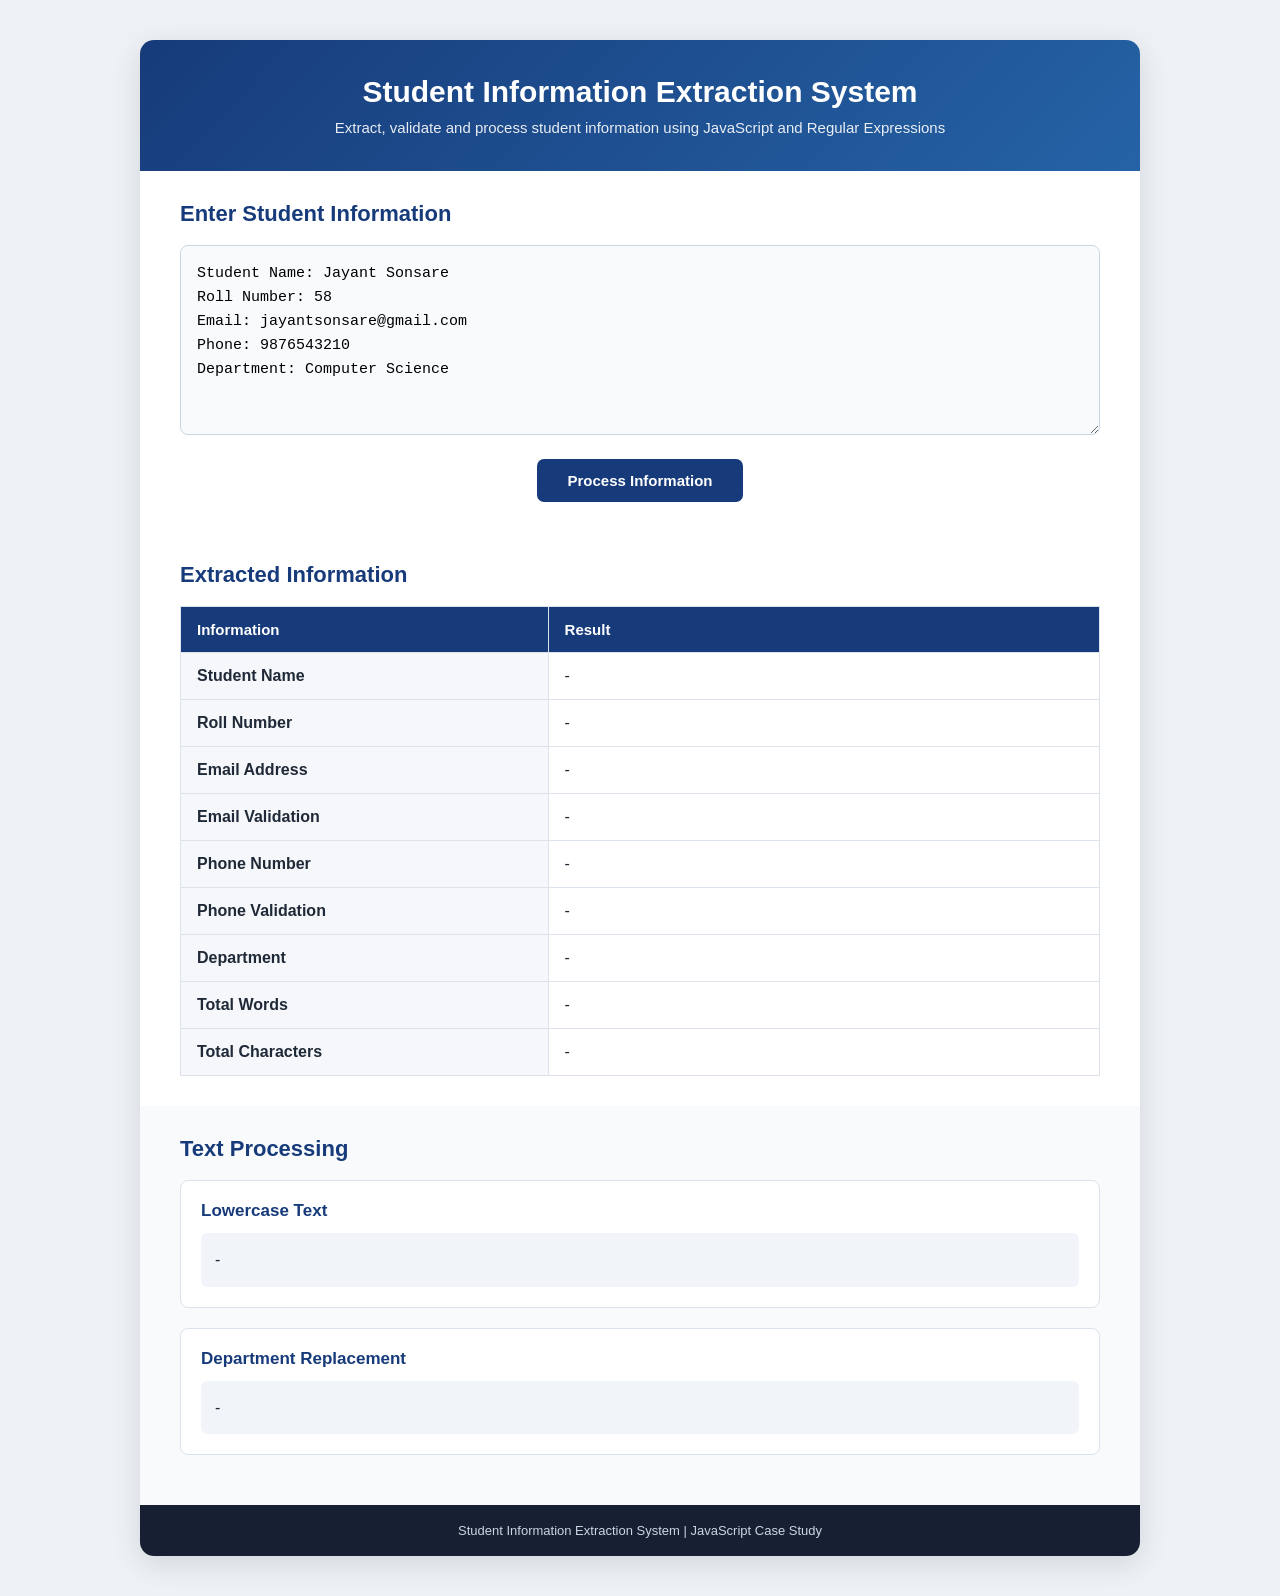
<file: EXP6/EXP 6 CaseStudy/index.html>
﻿<!DOCTYPE html>
<html lang="en">

<head>
    <meta charset="UTF-8">
    <meta name="viewport" content="width=device-width, initial-scale=1.0">
    <title>Student Information Extraction System</title>

    <!-- External CSS -->
    <link rel="stylesheet" href="style.css">
</head>

<body>

    <div class="container">

        <header>
            <h1>Student Information Extraction System</h1>
            <p>
                Extract, validate and process student information using
                JavaScript and Regular Expressions
            </p>
        </header>

        <section class="input-section">

            <h2>Enter Student Information</h2>

            <textarea id="studentText">Student Name: Jayant Sonsare
Roll Number: 58
Email: jayantsonsare@gmail.com
Phone: 9876543210
Department: Computer Science</textarea>

            <button onclick="processData()">Process Information</button>

        </section>

        <section class="results">

            <h2>Extracted Information</h2>

            <div class="table-container">

                <table>

                    <thead>
                        <tr>
                            <th>Information</th>
                            <th>Result</th>
                        </tr>
                    </thead>

                    <tbody>

                        <tr>
                            <td>Student Name</td>
                            <td id="studentName">-</td>
                        </tr>

                        <tr>
                            <td>Roll Number</td>
                            <td id="rollNumber">-</td>
                        </tr>

                        <tr>
                            <td>Email Address</td>
                            <td id="email">-</td>
                        </tr>

                        <tr>
                            <td>Email Validation</td>
                            <td id="emailValidation">-</td>
                        </tr>

                        <tr>
                            <td>Phone Number</td>
                            <td id="phone">-</td>
                        </tr>

                        <tr>
                            <td>Phone Validation</td>
                            <td id="phoneValidation">-</td>
                        </tr>

                        <tr>
                            <td>Department</td>
                            <td id="department">-</td>
                        </tr>

                        <tr>
                            <td>Total Words</td>
                            <td id="wordCount">-</td>
                        </tr>

                        <tr>
                            <td>Total Characters</td>
                            <td id="characterCount">-</td>
                        </tr>

                    </tbody>

                </table>

            </div>

        </section>

        <section class="processing">

            <h2>Text Processing</h2>

            <div class="card">

                <h3>Lowercase Text</h3>

                <div id="lowercaseText" class="output">
                    -
                </div>

            </div>

            <div class="card">

                <h3>Department Replacement</h3>

                <div id="replacedText" class="output">
                    -
                </div>

            </div>

        </section>

        <footer>
            <p>Student Information Extraction System | JavaScript Case Study</p>
        </footer>

    </div>

    <!-- External JavaScript -->
    <script src="script.js"></script>

</body>

</html>
</file>
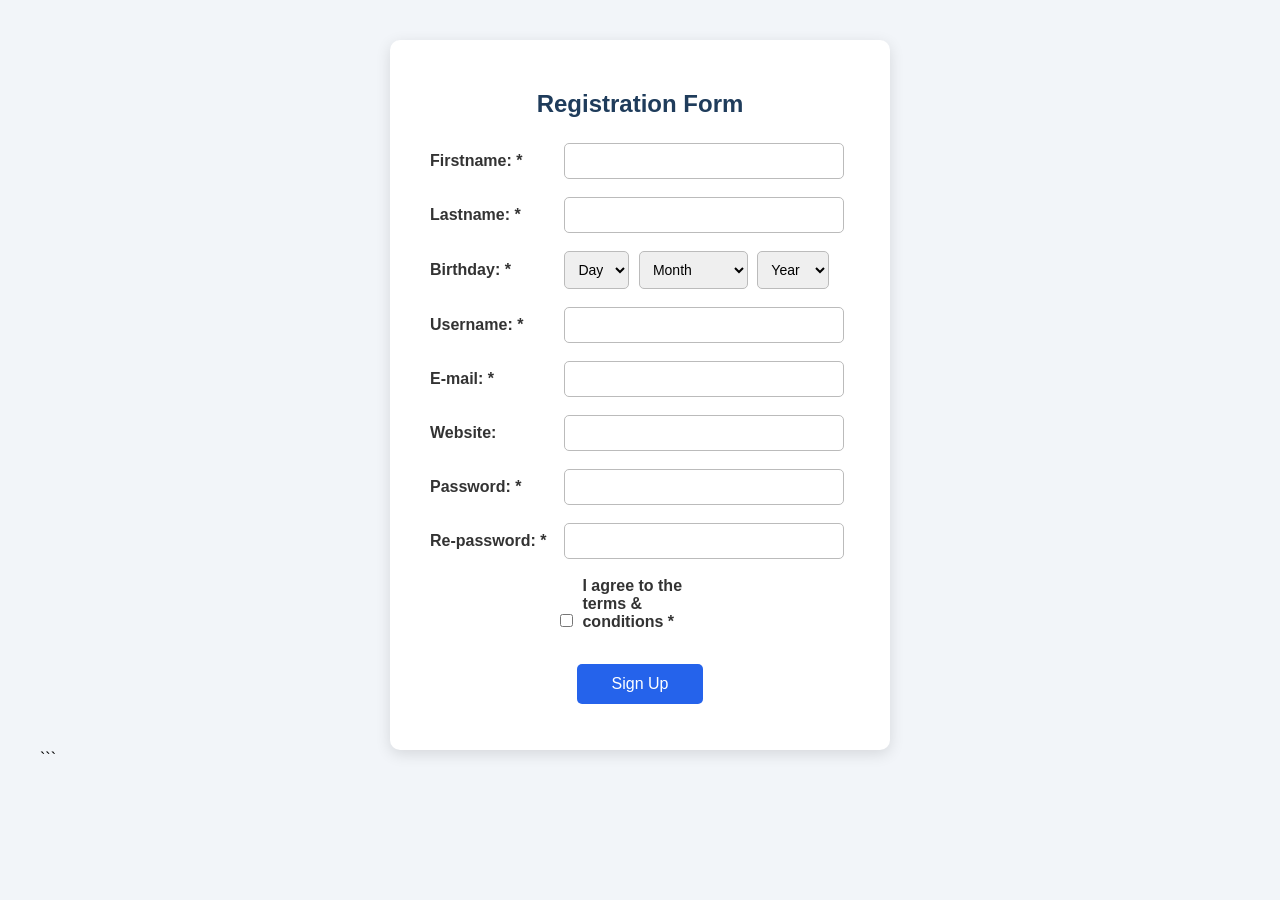
<file: EXP7/Casestudy/index.html>
<!DOCTYPE html>
<html lang="en">

<head>
    <meta charset="UTF-8">
    <meta name="viewport" content="width=device-width, initial-scale=1.0">
    <title>Registration Form</title>

    <!-- CSS File -->
    <link rel="stylesheet" href="style.css">
</head>

<body>

    <form id="signupForm">

        <h2>Registration Form</h2>

        <label for="firstname">Firstname: *</label>
        <input type="text" id="firstname" name="firstname">
        <br><br>

        <label for="lastname">Lastname: *</label>
        <input type="text" id="lastname" name="lastname">
        <br><br>

        <label>Birthday: *</label>

        <select id="day" name="day">
            <option value="">Day</option>
        </select>

        <select id="month" name="month">
            <option value="">Month</option>
            <option value="January">January</option>
            <option value="February">February</option>
            <option value="March">March</option>
            <option value="April">April</option>
            <option value="May">May</option>
            <option value="June">June</option>
            <option value="July">July</option>
            <option value="August">August</option>
            <option value="September">September</option>
            <option value="October">October</option>
            <option value="November">November</option>
            <option value="December">December</option>
        </select>

        <select id="year" name="year">
            <option value="">Year</option>
        </select>

        <br><br>

        <label for="username">Username: *</label>
        <input type="text" id="username" name="username">
        <br><br>

        <label for="email">E-mail: *</label>
        <input type="text" id="email" name="email">
        <br><br>

        <label for="website">Website:</label>
        <input type="text" id="website" name="website">
        <br><br>

        <label for="password">Password: *</label>
        <input type="password" id="password" name="password">
        <br><br>

        <label for="repassword">Re-password: *</label>
        <input type="password" id="repassword" name="repassword">
        <br><br>

        <input type="checkbox" id="terms" name="terms">
        <label for="terms">I agree to the terms & conditions *</label>

        <br>

        <button type="submit">Sign Up</button>

        <p id="message"></p>

    </form>

    <!-- JavaScript File -->
    <script src="script.js"></script>

</body>

</html>
```
</file>
<file: EXP4/style.css>
/* CSS Variables for a clean, professional corporate palette */
:root {
    --bg-gradient: linear-gradient(135deg, #0f172a, #1e293b);
    --card-bg: #ffffff;
    --card-shadow: 0 20px 25px -5px rgba(0, 0, 0, 0.1), 0 10px 10px -5px rgba(0, 0, 0, 0.04);
    
    --text-primary: #0f172a;
    --text-secondary: #475569;
    --text-muted: #64748b;
    --border-color: #e2e8f0;
    
    --input-bg: #f8fafc;
    --input-border: #cbd5e1;
    --input-focus-border: #4f46e5;
    
    --primary: #4f46e5;
    --primary-hover: #4338ca;
    
    --success: #10b981;
    --success-bg: #ecfdf5;
    --success-border: #a7f3d0;
    --success-text: #065f46;
    
    --error: #ef4444;
    --error-bg: #fef2f2;
    --error-border: #fecaca;
    --error-text: #991b1b;
}

* {
    margin: 0;
    padding: 0;
    box-sizing: border-box;
    font-family: 'Outfit', -apple-system, BlinkMacSystemFont, "Segoe UI", Roboto, Helvetica, Arial, sans-serif;
}

body {
    background: var(--bg-gradient);
    background-attachment: fixed;
    min-height: 100vh;
    display: flex;
    justify-content: center;
    align-items: center;
    padding: 40px 20px;
    color: #ffffff; /* Page titles will be white against the dark background */
}

.app-container {
    width: 100%;
    max-width: 540px;
    display: flex;
    flex-direction: column;
    gap: 25px;
}

.app-header {
    text-align: center;
}

.app-header h1 {
    font-size: 30px;
    font-weight: 700;
    letter-spacing: -0.5px;
    color: #ffffff;
    margin-bottom: 6px;
}

.app-header .subtitle {
    color: #94a3b8;
    font-size: 15px;
    font-weight: 400;
}

/* Card container for white/light professional layout */
.card {
    background: var(--card-bg);
    border: 1px solid var(--border-color);
    border-radius: 16px;
    padding: 35px;
    box-shadow: var(--card-shadow);
    color: var(--text-primary);
}

.card-header {
    margin-bottom: 24px;
    border-bottom: 1.5px solid #f1f5f9;
    padding-bottom: 16px;
}

.card-header h2 {
    font-size: 20px;
    font-weight: 600;
    color: var(--text-primary);
    margin-bottom: 4px;
}

.card-desc {
    color: var(--text-secondary);
    font-size: 14px;
}

/* Form input layout styles */
.form-group {
    margin-bottom: 20px;
    display: flex;
    flex-direction: column;
    gap: 8px;
}

.form-group label {
    font-size: 13px;
    font-weight: 600;
    color: var(--text-secondary);
    letter-spacing: 0.5px;
    text-transform: uppercase;
}

.form-group input {
    width: 100%;
    padding: 12px 16px;
    background: var(--input-bg);
    border: 1.5px solid var(--input-border);
    border-radius: 8px;
    color: var(--text-primary);
    font-size: 16px;
    outline: none;
    transition: all 0.25s ease;
    font-weight: 500;
}

.form-group input:focus {
    border-color: var(--input-focus-border);
    box-shadow: 0 0 0 3px rgba(79, 70, 229, 0.15);
    background: #ffffff;
}

.helper-text {
    font-size: 12.5px;
    color: var(--text-muted);
}

/* Rule checklist styles */
.rules-list {
    list-style: none;
    display: flex;
    flex-direction: column;
    gap: 10px;
    margin-bottom: 24px;
    background: #f8fafc;
    padding: 16px 20px;
    border-radius: 8px;
    border: 1px dashed #e2e8f0;
}

.rule-item {
    display: flex;
    align-items: center;
    gap: 12px;
    font-size: 14px;
    color: var(--text-secondary);
    transition: all 0.25s ease;
}

.rule-item .indicator {
    width: 16px;
    height: 16px;
    border-radius: 50%;
    border: 2px solid #94a3b8;
    display: inline-flex;
    align-items: center;
    justify-content: center;
    flex-shrink: 0;
    transition: all 0.25s ease;
    position: relative;
}

.rule-item .indicator::after {
    content: '';
    position: absolute;
    width: 6px;
    height: 6px;
    border-radius: 50%;
    background: #94a3b8;
    transition: all 0.25s ease;
    opacity: 0;
    transform: scale(0);
}

/* Validation status colors (Professional, readable) */
.rule-item.valid {
    color: var(--success-text);
    font-weight: 500;
}

.rule-item.valid .indicator {
    border-color: var(--success);
}

.rule-item.valid .indicator::after {
    background: var(--success);
    opacity: 1;
    transform: scale(1);
}

.rule-item.invalid {
    color: var(--text-muted);
}

.rule-item.invalid-touched {
    color: #b91c1c;
    font-weight: 500;
}

.rule-item.invalid-touched .indicator {
    border-color: var(--error);
}

.rule-item.invalid-touched .indicator::after {
    background: var(--error);
    opacity: 1;
    transform: scale(1);
}

/* Button style */
.action-btn {
    width: 100%;
    padding: 14px;
    background: var(--primary);
    border: none;
    border-radius: 8px;
    color: white;
    font-size: 15px;
    font-weight: 600;
    cursor: pointer;
    transition: all 0.25s ease;
    box-shadow: 0 4px 6px -1px rgba(79, 70, 229, 0.1), 0 2px 4px -1px rgba(79, 70, 229, 0.06);
}

.action-btn:hover {
    background: var(--primary-hover);
    box-shadow: 0 10px 15px -3px rgba(79, 70, 229, 0.25), 0 4px 6px -2px rgba(79, 70, 229, 0.1);
}

.action-btn:active {
    transform: scale(0.99);
}

/* Alert Notification Banners */
.feedback-banner {
    margin-top: 20px;
    padding: 12px 16px;
    border-radius: 8px;
    text-align: center;
    font-size: 14px;
    font-weight: 500;
    display: none;
    animation: fadeIn 0.25s ease;
}

@keyframes fadeIn {
    from { opacity: 0; transform: translateY(-5px); }
    to { opacity: 1; transform: translateY(0); }
}

.feedback-banner.success {
    display: block;
    background: var(--success-bg);
    color: var(--success-text);
    border: 1px solid var(--success-border);
}

.feedback-banner.error {
    display: block;
    background: var(--error-bg);
    color: var(--error-text);
    border: 1px solid var(--error-border);
}

/* Results panel detail styling */
.details-panel {
    margin-top: 24px;
    border-top: 1.5px solid #f1f5f9;
    padding-top: 20px;
    animation: fadeIn 0.35s ease;
}

.details-panel h3 {
    font-size: 13px;
    font-weight: 700;
    color: var(--text-secondary);
    margin-bottom: 12px;
    text-transform: uppercase;
    letter-spacing: 0.5px;
}

.details-grid {
    display: grid;
    grid-template-columns: repeat(2, 1fr);
    gap: 12px;
}

.detail-tile {
    background: #f8fafc;
    border: 1px solid #e2e8f0;
    border-radius: 8px;
    padding: 12px 16px;
    display: flex;
    flex-direction: column;
    gap: 3px;
}

.tile-label {
    font-size: 11px;
    font-weight: 600;
    color: var(--text-muted);
    text-transform: uppercase;
    letter-spacing: 0.3px;
}

.tile-val {
    font-size: 18px;
    font-weight: 750;
    color: var(--text-primary);
    font-family: 'Courier New', Courier, monospace;
}

/* Signature footer */
.app-footer-brand {
    text-align: center;
    color: #94a3b8;
    font-size: 13.5px;
    margin-top: 15px;
}

.app-footer-brand .developer-name {
    font-weight: 700;
    color: #818cf8; /* Light slate blue for developer name against dark background */
    font-size: 15px;
    margin: 2px 0;
}

.app-footer-brand b {
    color: #ffffff;
}
</file>
<file: EXP6/style.css>
/* =========================================================
   CLEAN AUTHENTICATION SYSTEM (EXP 6)
   Shared Modern Stylesheet for Login & Registration
   ========================================================= */

@import url('https://fonts.googleapis.com/css2?family=Plus+Jakarta+Sans:wght@400;500;600;700;800&display=swap');

:root {
  --primary: #db2777; /* Vibrant Pink */
  --primary-hover: #be185d; /* Dark Pink for hover */
  --primary-light: #fce7f3; /* Light pink background tint */
  --success: #10b981;
  --success-hover: #059669;
  --success-bg: #ecfdf5;
  --danger: #ef4444;
  --danger-bg: #fef2f2;
  --text-main: #0f172a;
  --text-muted: #64748b;
  --text-light: #94a3b8;
  --bg-gradient: linear-gradient(135deg, #1f0714 0%, #4c1130 50%, #831843 100%); /* Deep burgundy/pink gradient */
  --card-bg: #ffffff;
  --border: #f3e8ff; /* Soft pink-purple border tint */
  --radius-sm: 8px;
  --radius-md: 12px;
  --radius-lg: 16px;
  --shadow-main: 0 20px 40px -15px rgba(219, 39, 119, 0.3); /* Pink glow shadow */
}

* {
  margin: 0;
  padding: 0;
  box-sizing: border-box;
  font-family: 'Plus Jakarta Sans', -apple-system, sans-serif;
}

body {
  background: var(--bg-gradient);
  color: var(--text-main);
  min-height: 100vh;
  display: flex;
  flex-direction: column;
  align-items: center;
  justify-content: center;
  padding: 24px 16px;
}

/* Page Card Container */
.auth-container {
  width: 100%;
  max-width: 440px;
}

.auth-card {
  background: var(--card-bg);
  border-radius: var(--radius-lg);
  box-shadow: var(--shadow-main);
  padding: 30px 24px;
  border: 1px solid rgba(255, 255, 255, 0.8);
}

/* Branding */
.auth-brand {
  text-align: center;
  margin-bottom: 24px;
}

.brand-icon {
  width: 48px;
  height: 48px;
  background: var(--primary);
  color: #ffffff;
  border-radius: var(--radius-md);
  display: inline-flex;
  align-items: center;
  justify-content: center;
  font-size: 24px;
  margin-bottom: 10px;
}

.brand-title {
  font-size: 24px;
  font-weight: 800;
  color: #ffffff;
}

.brand-subtitle {
  font-size: 13px;
  color: #cbd5e1;
  margin-top: 4px;
}

/* Card Header */
.card-header {
  border-bottom: 1px solid var(--border);
  padding-bottom: 12px;
  margin-bottom: 20px;
}

.card-title {
  font-size: 20px;
  font-weight: 700;
}

.card-desc {
  font-size: 13px;
  color: var(--text-muted);
  margin-top: 2px;
}

/* Form Styles */
.form-group {
  margin-bottom: 16px;
  position: relative;
}

.form-row {
  display: flex;
  gap: 12px;
}

.form-row .form-group {
  flex: 1;
}

.form-label {
  display: block;
  font-size: 12px;
  font-weight: 700;
  color: var(--text-main);
  margin-bottom: 6px;
}

.input-wrap {
  position: relative;
  display: flex;
  align-items: center;
}

.input-icon {
  position: absolute;
  left: 14px;
  color: var(--text-light);
  font-size: 16px;
}

.input-control {
  width: 100%;
  height: 44px;
  padding: 10px 14px 10px 42px;
  font-size: 14px;
  border: 1.5px solid var(--border);
  border-radius: var(--radius-sm);
  background: #f8fafc;
  outline: none;
  transition: all 0.2s ease;
}

.input-control:focus {
  background: #ffffff;
  border-color: var(--primary);
  box-shadow: 0 0 0 3px var(--primary-light);
}

.input-control.invalid {
  border-color: var(--danger);
  background: var(--danger-bg);
}

.input-control.valid {
  border-color: var(--success);
  background: var(--success-bg);
}

.error-text {
  font-size: 11px;
  font-weight: 600;
  color: var(--danger);
  margin-top: 4px;
  display: none;
}

.error-text.show {
  display: block;
}

/* Stepper progress (Register) */
.stepper {
  display: flex;
  align-items: center;
  justify-content: space-between;
  margin-bottom: 22px;
  position: relative;
}

.step {
  display: flex;
  flex-direction: column;
  align-items: center;
  z-index: 2;
  flex: 1;
}

.step-circle {
  width: 28px;
  height: 28px;
  border-radius: 50%;
  background: #e2e8f0;
  color: var(--text-muted);
  font-size: 12px;
  font-weight: 700;
  display: flex;
  align-items: center;
  justify-content: center;
}

.step.active .step-circle {
  background: var(--primary);
  color: #ffffff;
  box-shadow: 0 0 0 3px var(--primary-light);
}

.step.completed .step-circle {
  background: var(--success);
  color: #ffffff;
}

.step-label {
  font-size: 11px;
  font-weight: 600;
  color: var(--text-muted);
  margin-top: 4px;
}

.step.active .step-label {
  color: var(--primary);
}

.step.completed .step-label {
  color: var(--success);
}

.stepper-line {
  position: absolute;
  top: 14px;
  left: 20%;
  right: 20%;
  height: 2px;
  background: #e2e8f0;
  z-index: 1;
}

/* Live Email Checklist */
.rules-card {
  background: #f8fafc;
  border: 1px solid var(--border);
  border-radius: var(--radius-sm);
  padding: 10px 12px;
  margin-top: 6px;
}

.rule-item {
  font-size: 11px;
  color: var(--text-muted);
  display: flex;
  align-items: center;
  gap: 6px;
  margin-bottom: 3px;
}

.rule-item.valid {
  color: var(--success);
  font-weight: 600;
}

/* Password Strength Indicator */
.strength-bars {
  display: flex;
  gap: 4px;
  height: 4px;
  margin: 6px 0;
}

.strength-bar {
  flex: 1;
  background: #e2e8f0;
  border-radius: var(--radius-pill);
}

.strength-bar.weak { background: var(--danger); }
.strength-bar.medium { background: var(--warning); }
.strength-bar.strong { background: var(--success); }

/* OTP Box Array */
.otp-group {
  display: flex;
  justify-content: center;
  gap: 8px;
  margin: 18px 0;
}

.otp-box {
  width: 44px;
  height: 52px;
  font-size: 20px;
  font-weight: 800;
  text-align: center;
  border: 2px solid var(--border);
  border-radius: var(--radius-sm);
  background: #f8fafc;
  outline: none;
  transition: all 0.2s ease;
}

.otp-box:focus {
  background: #ffffff;
  border-color: var(--primary);
  box-shadow: 0 0 0 3px var(--primary-light);
}

.otp-box.error {
  border-color: var(--danger);
  background: var(--danger-bg);
  animation: shake 0.35s ease-in-out;
}

/* Simulated Email banner */
.email-sim-banner {
  background: var(--warning-bg);
  border: 1px solid #fde68a;
  border-radius: var(--radius-sm);
  padding: 10px 12px;
  margin-bottom: 16px;
  display: flex;
  align-items: center;
  justify-content: space-between;
  font-size: 12px;
  color: #92400e;
}

.otp-pill {
  background: #ffffff;
  color: var(--primary);
  font-weight: 800;
  letter-spacing: 1px;
  padding: 2px 6px;
  border-radius: 4px;
  border: 1px solid #fde68a;
}

/* Buttons */
.btn-submit {
  width: 100%;
  height: 44px;
  border: none;
  border-radius: var(--radius-sm);
  background: var(--primary);
  color: #ffffff;
  font-size: 15px;
  font-weight: 700;
  cursor: pointer;
  display: flex;
  align-items: center;
  justify-content: center;
  gap: 8px;
  transition: all 0.2s ease;
  margin-top: 10px;
  text-decoration: none;
}

.btn-submit:hover {
  background: var(--primary-hover);
}

.btn-green {
  background: var(--success);
}

.btn-green:hover {
  background: var(--success-hover);
}

.btn-secondary {
  background: #f1f5f9;
  color: var(--text-main);
}

.btn-secondary:hover {
  background: #e2e8f0;
}

.divider {
  border-top: 1px solid var(--border);
  margin: 20px 0;
  position: relative;
  text-align: center;
}

.divider::after {
  content: "or";
  position: absolute;
  top: -10px;
  left: 50%;
  transform: translateX(-50%);
  background: #ffffff;
  padding: 0 8px;
  font-size: 12px;
  color: var(--text-light);
}

.footer-link {
  text-align: center;
  margin-top: 18px;
  font-size: 13px;
  color: var(--text-muted);
}

.footer-link a {
  color: var(--primary);
  text-decoration: none;
  font-weight: 700;
}

.footer-link a:hover {
  text-decoration: underline;
}

.resend-box {
  text-align: center;
  font-size: 12px;
  color: var(--text-muted);
  margin-bottom: 12px;
}

.resend-btn {
  background: none;
  border: none;
  color: var(--primary);
  font-weight: 700;
  cursor: pointer;
  text-decoration: underline;
  padding: 0;
}

.resend-btn:disabled {
  color: var(--text-light);
  text-decoration: none;
  cursor: not-allowed;
}

/* Success Card */
.success-box {
  text-align: center;
}

.success-icon {
  width: 60px;
  height: 60px;
  background: var(--success-bg);
  color: var(--success);
  border-radius: 50%;
  display: inline-flex;
  align-items: center;
  justify-content: center;
  font-size: 28px;
  margin-bottom: 14px;
  box-shadow: 0 0 0 6px rgba(16, 185, 129, 0.12);
}

.profile-card {
  background: #f8fafc;
  border: 1px solid var(--border);
  border-radius: var(--radius-md);
  padding: 16px;
  margin: 18px 0;
  text-align: left;
}

.profile-row {
  display: flex;
  justify-content: space-between;
  padding: 6px 0;
  font-size: 13px;
  border-bottom: 1px dashed var(--border);
}

.profile-row:last-child {
  border-bottom: none;
}

.profile-lbl {
  color: var(--text-muted);
  font-weight: 600;
}

.profile-val {
  color: var(--text-main);
  font-weight: 700;
}

/* Steps System in register.html */
.step-section {
  display: none;
}

.step-section.active {
  display: block;
  animation: fadeIn 0.3s ease;
}

/* Keyframes */
@keyframes fadeIn {
  from { opacity: 0; transform: translateY(6px); }
  to { opacity: 1; transform: translateY(0); }
}

@keyframes shake {
  0%, 100% { transform: translateX(0); }
  20%, 60% { transform: translateX(-8px); }
  40%, 80% { transform: translateX(8px); }
}
</file>
<file: EXP5/Case study/style.css>
:root {
    --page-bg: #eef6ff;
    --card-bg: #ffffff;
    --primary: #2563eb;
    --primary-600: #1d4ed8;
    --muted: #6b7280;
    --border: #dbeafe;
    --shadow: 0 8px 30px rgba(37, 99, 235, 0.10);
}

* {
    box-sizing: border-box;
}

body {
    font-family: Inter, system-ui, -apple-system, 'Segoe UI', Roboto,
        'Helvetica Neue', Arial;
    background: var(--page-bg);
    margin: 0;
    padding: 24px;
    color: #111827;
}

.container {
    max-width: 1024px;
    margin: 0 auto;
    background: var(--card-bg);
    border-radius: 14px;
    padding: 22px;
    box-shadow: var(--shadow);
    border: 1px solid var(--border);
}

header h1 {
    text-align: center;
    margin: 6px 0 10px;
    color: var(--primary-600);
}

.form-card,
.table-card,
.operations-card,
.results-card {
    margin: 18px 0;
    padding: 16px;
    border-radius: 10px;
    border: 1px solid transparent;
    background: linear-gradient(180deg, #ffffff, #f8fbff);
}

.row {
    display: flex;
    gap: 12px;
    align-items: center;
}

.row input {
    flex: 1;
    padding: 12px;
    border-radius: 8px;
    border: 1px solid #bfdbfe;
    outline: none;
}

.row input:focus {
    border-color: var(--primary);
    box-shadow: 0 0 0 3px rgba(37, 99, 235, 0.10);
}

.row input::placeholder {
    color: #9ca3af;
}

.btn {
    padding: 9px 14px;
    border-radius: 8px;
    border: 0;
    cursor: pointer;
    font-weight: 600;
    transition: 0.2s ease;
}

.btn.primary {
    background: var(--primary);
    color: #fff;
}

.btn.success {
    background: #3b82f6;
    color: #fff;
}

.btn.warn {
    background: #60a5fa;
    color: #fff;
}

.btn.danger {
    background: #dc2626;
    color: #fff;
}

.btn.info {
    background: #0ea5e9;
    color: #fff;
}

.btn:hover {
    transform: translateY(-1px);
    box-shadow: 0 6px 18px rgba(0, 0, 0, 0.10);
}

.error {
    color: #b91c1c;
    margin-top: 8px;
    font-weight: 600;
}

table {
    width: 100%;
    border-collapse: collapse;
    margin-top: 12px;
    border-radius: 8px;
    overflow: hidden;
}

table th,
table td {
    padding: 12px;
    border-bottom: 1px solid #e0ecff;
    text-align: center;
}

table tbody tr:hover {
    background: #f0f7ff;
}

table thead {
    background: linear-gradient(
        90deg,
        var(--primary),
        var(--primary-600)
    );
    color: #fff;
}

.ops-grid {
    display: grid;
    grid-template-columns: repeat(
        auto-fit,
        minmax(220px, 1fr)
    );
    gap: 12px;
}

.splice-area input,
.slice-area input {
    width: 100%;
    padding: 10px;
    margin-top: 8px;
    border-radius: 8px;
    border: 1px solid #bfdbfe;
    outline: none;
}

.splice-area input:focus,
.slice-area input:focus {
    border-color: var(--primary);
}

.array-views {
    display: flex;
    gap: 12px;
    margin-top: 12px;
}

.array-views pre {
    background: linear-gradient(
        180deg,
        #f8fbff,
        #eef6ff
    );
    padding: 12px;
    border-radius: 8px;
    flex: 1;
    overflow: auto;
    border: 1px solid #dbeafe;
}

.results-grid {
    display: grid;
    grid-template-columns: repeat(
        auto-fit,
        minmax(160px, 1fr)
    );
    gap: 12px;
    margin-top: 10px;
}

.card {
    background: linear-gradient(
        90deg,
        #ffffff,
        #f3f8ff
    );
    padding: 14px;
    border-radius: 10px;
    text-align: center;
    font-weight: 700;
    color: var(--primary-600);
    box-shadow: 0 6px 18px rgba(37, 99, 235, 0.08);
}

.calc-row {
    display: flex;
    gap: 10px;
    margin-top: 12px;
}

.calc-row input {
    flex: 1;
    padding: 10px;
    border-radius: 8px;
    border: 1px solid #bfdbfe;
    outline: none;
}

.calc-row input:focus {
    border-color: var(--primary);
}

.more-results {
    display: grid;
    grid-template-columns: repeat(
        auto-fit,
        minmax(220px, 1fr)
    );
    gap: 12px;
    margin-top: 12px;
}

.muted {
    text-align: center;
    color: var(--muted);
    font-size: 14px;
}

ul {
    padding-left: 18px;
    margin: 8px 0;
}

li {
    margin: 6px 0;
}

/* Responsive Design */
@media (max-width: 720px) {
    .row {
        flex-direction: column;
    }

    .array-views {
        flex-direction: column;
    }

    .calc-row {
        flex-direction: column;
    }
}

/* Hide the array operations UI from the webpage
   while keeping JavaScript functionality intact */
.operations-card {
    display: none !important;
}
</file>
<file: EXP6/EXP 6 CaseStudy/style.css>
* {
    margin: 0;
    padding: 0;
    box-sizing: border-box;
}

body {
    font-family: Arial, Helvetica, sans-serif;
    background: #eef2f7;
    color: #1f2937;
    min-height: 100vh;
    padding: 40px 20px;
}

.container {
    width: 90%;
    max-width: 1000px;
    margin: auto;
    background: white;
    border-radius: 14px;
    overflow: hidden;
    box-shadow: 0 8px 30px rgba(0, 0, 0, 0.12);
}

/* Header */

header {
    background: linear-gradient(135deg, #173b7a, #2563a6);
    color: white;
    text-align: center;
    padding: 35px 25px;
}

header h1 {
    font-size: 30px;
    margin-bottom: 10px;
}

header p {
    font-size: 15px;
    opacity: 0.9;
}

/* Sections */

.input-section,
.results,
.processing {
    padding: 30px 40px;
}

h2 {
    color: #173b7a;
    margin-bottom: 18px;
    font-size: 22px;
}

textarea {
    width: 100%;
    height: 190px;
    padding: 16px;
    font-size: 15px;
    line-height: 1.6;
    border: 1px solid #cbd5e1;
    border-radius: 8px;
    resize: vertical;
    outline: none;
    background: #f8fafc;
    transition: 0.3s;
}

textarea:focus {
    border-color: #2563a6;
    box-shadow: 0 0 0 3px rgba(37, 99, 166, 0.12);
}

/* Button */

button {
    display: block;
    margin: 20px auto 0;
    padding: 13px 30px;
    background: #173b7a;
    color: white;
    border: none;
    border-radius: 7px;
    font-size: 15px;
    font-weight: bold;
    cursor: pointer;
    transition: 0.3s;
}

button:hover {
    background: #2563a6;
    transform: translateY(-1px);
}

/* Table */

.table-container {
    overflow-x: auto;
}

table {
    width: 100%;
    border-collapse: collapse;
    background: white;
}

th,
td {
    padding: 14px 16px;
    border: 1px solid #dbe2ea;
    text-align: left;
}

th {
    background: #173b7a;
    color: white;
    font-size: 15px;
}

td:first-child {
    font-weight: bold;
    width: 40%;
    background: #f5f7fa;
}

tr:hover td {
    background: #f0f6ff;
}

/* Processing cards */

.processing {
    background: #f8fafc;
}

.card {
    margin-bottom: 20px;
    padding: 20px;
    background: white;
    border: 1px solid #dbe2ea;
    border-radius: 8px;
}

.card h3 {
    color: #173b7a;
    margin-bottom: 12px;
    font-size: 17px;
}

.output {
    padding: 14px;
    background: #f1f5f9;
    border-radius: 6px;
    line-height: 1.6;
    word-break: break-word;
}

/* Validation */

.valid {
    color: #15803d;
    font-weight: bold;
}

.invalid {
    color: #dc2626;
    font-weight: bold;
}

/* Footer */

footer {
    text-align: center;
    background: #172033;
    color: #cbd5e1;
    padding: 18px;
    font-size: 13px;
}

/* Responsive */

@media (max-width: 700px) {

    body {
        padding: 15px;
    }

    .container {
        width: 100%;
    }

    .input-section,
    .results,
    .processing {
        padding: 25px 20px;
    }

    header h1 {
        font-size: 24px;
    }

    header p {
        font-size: 13px;
    }

    th,
    td {
        padding: 10px;
        font-size: 14px;
    }
}
</file>
<file: EXP7/Casestudy/style.css>
* {
    box-sizing: border-box;
    font-family: Arial, sans-serif;
}

body {
    margin: 0;
    padding: 40px;
    background: #f2f5f9;
}

form {
    width: 500px;
    margin: auto;
    background: white;
    padding: 30px 40px;
    border-radius: 10px;
    box-shadow: 0 4px 15px rgba(0, 0, 0, 0.12);
}

h2 {
    text-align: center;
    color: #1f3c5b;
    margin-bottom: 25px;
}

label {
    display: inline-block;
    width: 130px;
    font-weight: bold;
    color: #333;
    margin-bottom: 8px;
}

input[type="text"],
input[type="password"],
select {
    width: 280px;
    padding: 9px;
    border: 1px solid #bbb;
    border-radius: 5px;
    outline: none;
    font-size: 14px;
}

input:focus,
select:focus {
    border-color: #2563eb;
    box-shadow: 0 0 4px rgba(37, 99, 235, 0.3);
}

#day,
#month,
#year {
    width: auto;
    margin-right: 5px;
}

input[type="checkbox"] {
    margin-left: 130px;
    margin-right: 5px;
}

button {
    display: block;
    margin: 25px auto 10px;
    padding: 11px 35px;
    border: none;
    border-radius: 5px;
    background: #2563eb;
    color: white;
    font-size: 16px;
    cursor: pointer;
}

button:hover {
    background: #1d4ed8;
}

#message {
    text-align: center;
    font-weight: bold;
    color: #2563eb;
    margin-top: 15px;
}
</file>
